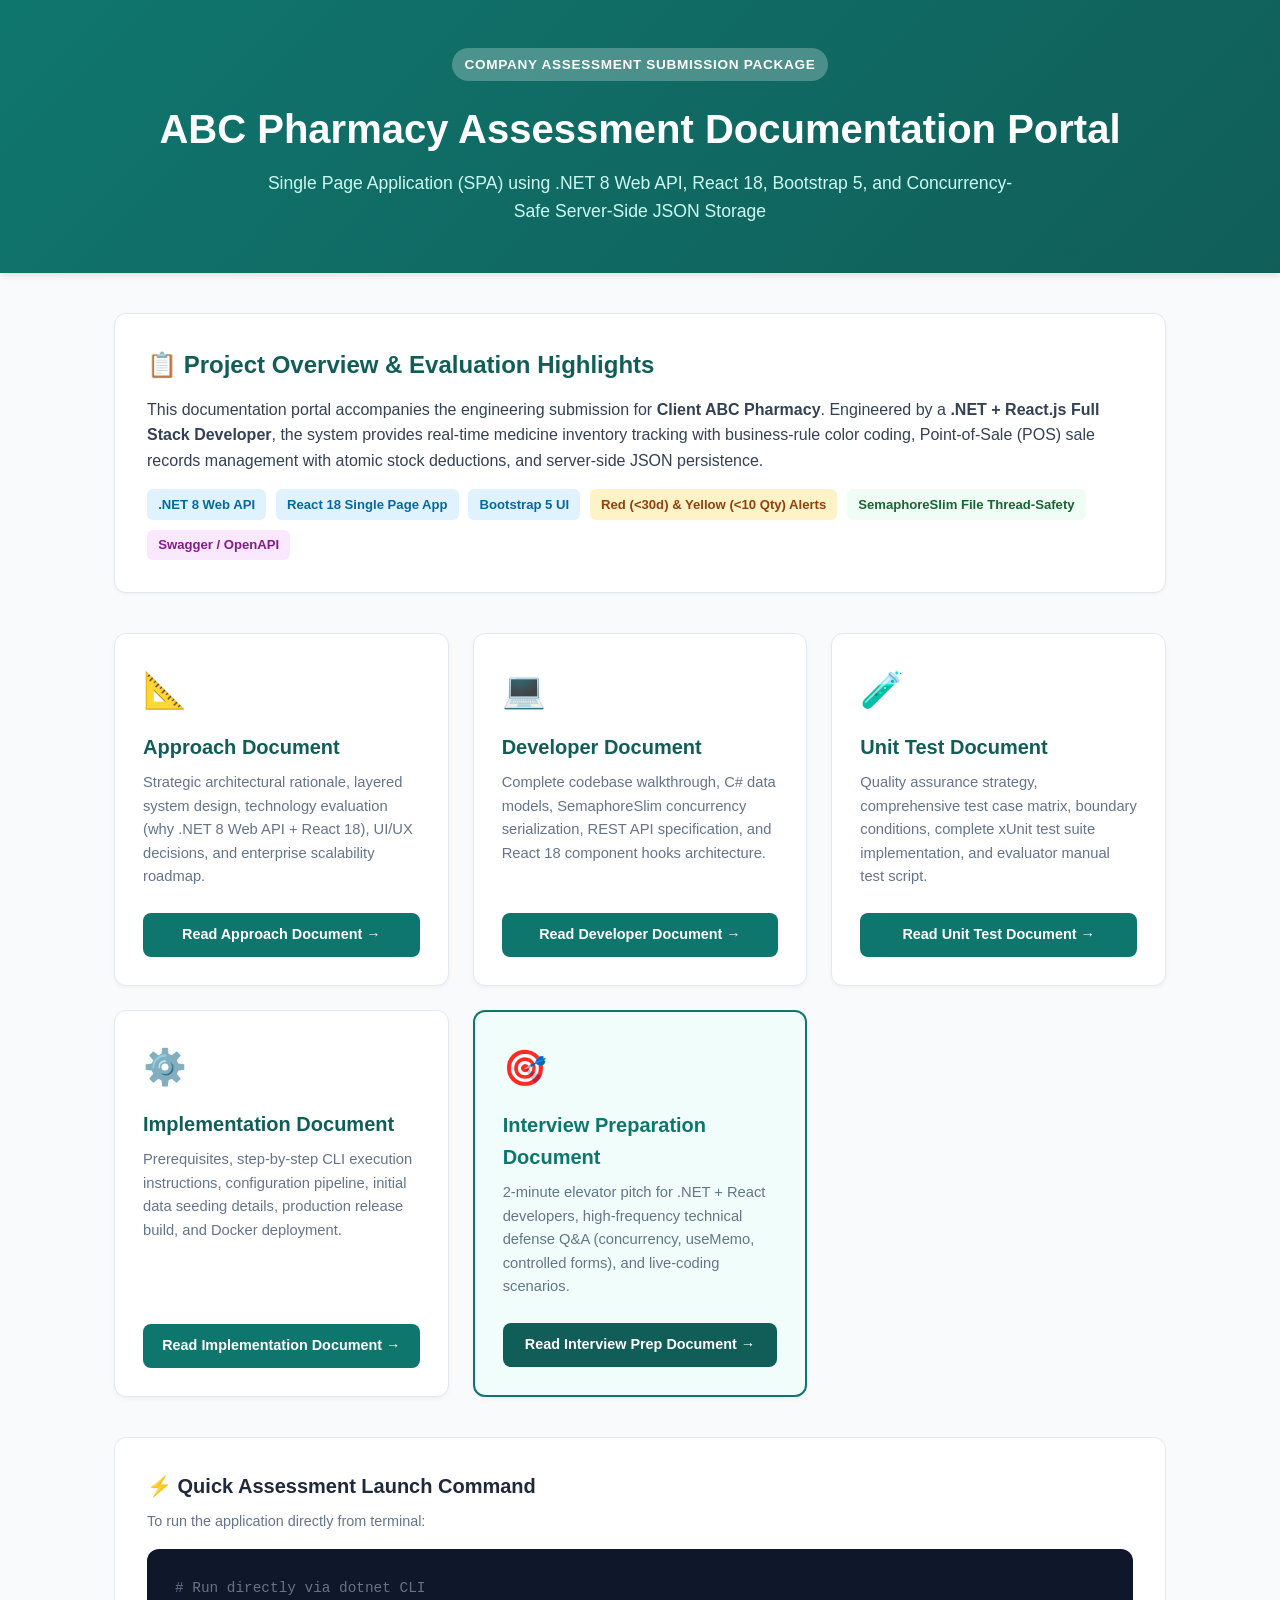
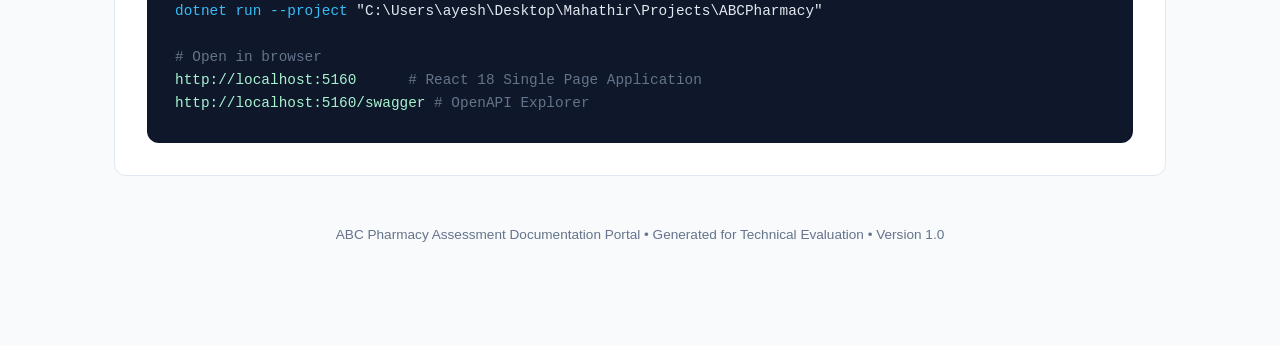
<file: Docs/index.html>
<!DOCTYPE html>
<html lang="en">
<head>
  <meta charset="UTF-8">
  <meta name="viewport" content="width=device-width, initial-scale=1.0">
  <title>ABC Pharmacy - Project Documentation Portal (.NET + React)</title>
  <style>
    :root {
      --primary: #0f766e;
      --primary-dark: #115e59;
      --secondary: #0284c7;
      --bg-light: #f8fafc;
      --text-main: #1e293b;
      --text-muted: #64748b;
      --border-color: #e2e8f0;
      --card-bg: #ffffff;
    }
    * { box-sizing: border-box; margin: 0; padding: 0; }
    body {
      font-family: -apple-system, BlinkMacSystemFont, "Segoe UI", Roboto, Helvetica, Arial, sans-serif;
      background-color: var(--bg-light);
      color: var(--text-main);
      line-height: 1.6;
      padding-bottom: 60px;
    }
    header {
      background: linear-gradient(135deg, var(--primary) 0%, var(--primary-dark) 100%);
      color: white;
      padding: 3rem 2rem;
      text-align: center;
      box-shadow: 0 4px 6px -1px rgba(0,0,0,0.1);
    }
    .badge-top {
      display: inline-block;
      padding: 0.35rem 0.8rem;
      border-radius: 9999px;
      font-size: 0.85rem;
      font-weight: 600;
      background: rgba(255,255,255,0.25);
      margin-bottom: 1rem;
      letter-spacing: 0.05em;
      text-transform: uppercase;
    }
    .container { max-width: 1100px; margin: 2.5rem auto; padding: 0 1.5rem; }
    .intro-card {
      background: var(--card-bg);
      border: 1px solid var(--border-color);
      border-radius: 12px;
      padding: 2rem;
      margin-bottom: 2.5rem;
      box-shadow: 0 1px 3px rgba(0,0,0,0.05);
    }
    .docs-grid {
      display: grid;
      grid-template-columns: repeat(auto-fit, minmax(320px, 1fr));
      gap: 1.5rem;
      margin-bottom: 2.5rem;
    }
    .doc-card {
      background: var(--card-bg);
      border: 1px solid var(--border-color);
      border-radius: 12px;
      padding: 1.75rem;
      display: flex;
      flex-direction: column;
      justify-content: space-between;
      box-shadow: 0 2px 4px rgba(0,0,0,0.04);
      transition: transform 0.2s ease, box-shadow 0.2s ease;
    }
    .doc-card:hover {
      transform: translateY(-4px);
      box-shadow: 0 10px 15px -3px rgba(0,0,0,0.1);
      border-color: var(--primary);
    }
    .doc-icon {
      font-size: 2.2rem;
      margin-bottom: 0.8rem;
      display: inline-block;
    }
    .doc-title {
      font-size: 1.25rem;
      font-weight: 700;
      color: var(--primary-dark);
      margin-bottom: 0.5rem;
    }
    .doc-desc {
      color: var(--text-muted);
      font-size: 0.92rem;
      margin-bottom: 1.5rem;
      flex-grow: 1;
    }
    .doc-btn {
      display: inline-flex;
      align-items: center;
      justify-content: center;
      gap: 0.5rem;
      text-decoration: none;
      background: var(--primary);
      color: white;
      font-weight: 600;
      padding: 0.65rem 1.2rem;
      border-radius: 8px;
      font-size: 0.9rem;
      transition: background 0.2s;
    }
    .doc-btn:hover { background: var(--primary-dark); }
    .quick-start {
      background: #0f172a;
      color: #e2e8f0;
      border-radius: 12px;
      padding: 1.75rem;
      font-family: Consolas, "Fira Code", monospace;
      font-size: 0.9rem;
      margin-top: 1rem;
    }
    .footer { text-align: center; color: var(--text-muted); font-size: 0.85rem; margin-top: 3rem; }
  </style>
</head>
<body>

  <header>
    <div class="header-content">
      <span class="badge-top">Company Assessment Submission Package</span>
      <h1 style="font-size: 2.5rem; font-weight: 800; margin-bottom: 0.5rem;">ABC Pharmacy Assessment Documentation Portal</h1>
      <p style="font-size: 1.1rem; color: #ccfbf1; max-width: 750px; margin: 0 auto;">
        Single Page Application (SPA) using .NET 8 Web API, React 18, Bootstrap 5, and Concurrency-Safe Server-Side JSON Storage
      </p>
    </div>
  </header>

  <div class="container">

    <div class="intro-card">
      <h2 style="font-size: 1.5rem; color: var(--primary-dark); margin-bottom: 0.75rem;">📋 Project Overview &amp; Evaluation Highlights</h2>
      <p style="color: #334155; margin-bottom: 1rem;">
        This documentation portal accompanies the engineering submission for <strong>Client ABC Pharmacy</strong>. Engineered by a <strong>.NET + React.js Full Stack Developer</strong>, the system provides real-time medicine inventory tracking with business-rule color coding, Point-of-Sale (POS) sale records management with atomic stock deductions, and server-side JSON persistence.
      </p>
      <div style="display: flex; flex-wrap: wrap; gap: 0.6rem; margin-top: 1rem;">
        <span style="background: #e0f2fe; color: #0369a1; padding: 0.3rem 0.7rem; border-radius: 6px; font-size: 0.82rem; font-weight: 600;">.NET 8 Web API</span>
        <span style="background: #e0f2fe; color: #0369a1; padding: 0.3rem 0.7rem; border-radius: 6px; font-size: 0.82rem; font-weight: 600;">React 18 Single Page App</span>
        <span style="background: #e0f2fe; color: #0369a1; padding: 0.3rem 0.7rem; border-radius: 6px; font-size: 0.82rem; font-weight: 600;">Bootstrap 5 UI</span>
        <span style="background: #fef3c7; color: #92400e; padding: 0.3rem 0.7rem; border-radius: 6px; font-size: 0.82rem; font-weight: 600;">Red (&lt;30d) &amp; Yellow (&lt;10 Qty) Alerts</span>
        <span style="background: #f0fdf4; color: #166534; padding: 0.3rem 0.7rem; border-radius: 6px; font-size: 0.82rem; font-weight: 600;">SemaphoreSlim File Thread-Safety</span>
        <span style="background: #fae8ff; color: #86198f; padding: 0.3rem 0.7rem; border-radius: 6px; font-size: 0.82rem; font-weight: 600;">Swagger / OpenAPI</span>
      </div>
    </div>

    <!-- 5 Document Cards Grid -->
    <div class="docs-grid">

      <!-- Card 1: Approach Document -->
      <div class="doc-card">
        <div>
          <span class="doc-icon">📐</span>
          <h3 class="doc-title">Approach Document</h3>
          <p class="doc-desc">
            Strategic architectural rationale, layered system design, technology evaluation (why .NET 8 Web API + React 18), UI/UX decisions, and enterprise scalability roadmap.
          </p>
        </div>
        <a href="approach-document.html" class="doc-btn">Read Approach Document &rarr;</a>
      </div>

      <!-- Card 2: Developer Document -->
      <div class="doc-card">
        <div>
          <span class="doc-icon">💻</span>
          <h3 class="doc-title">Developer Document</h3>
          <p class="doc-desc">
            Complete codebase walkthrough, C# data models, SemaphoreSlim concurrency serialization, REST API specification, and React 18 component hooks architecture.
          </p>
        </div>
        <a href="developer-document.html" class="doc-btn">Read Developer Document &rarr;</a>
      </div>

      <!-- Card 3: Unit Test Document -->
      <div class="doc-card">
        <div>
          <span class="doc-icon">🧪</span>
          <h3 class="doc-title">Unit Test Document</h3>
          <p class="doc-desc">
            Quality assurance strategy, comprehensive test case matrix, boundary conditions, complete xUnit test suite implementation, and evaluator manual test script.
          </p>
        </div>
        <a href="unit-test-document.html" class="doc-btn">Read Unit Test Document &rarr;</a>
      </div>

      <!-- Card 4: Implementation Document -->
      <div class="doc-card">
        <div>
          <span class="doc-icon">⚙️</span>
          <h3 class="doc-title">Implementation Document</h3>
          <p class="doc-desc">
            Prerequisites, step-by-step CLI execution instructions, configuration pipeline, initial data seeding details, production release build, and Docker deployment.
          </p>
        </div>
        <a href="implementation-document.html" class="doc-btn">Read Implementation Document &rarr;</a>
      </div>

      <!-- Card 5: Interview Prep Document -->
      <div class="doc-card" style="border: 2px solid var(--primary); background: #f0fdfa;">
        <div>
          <span class="doc-icon">🎯</span>
          <h3 class="doc-title" style="color: var(--primary);">Interview Preparation Document</h3>
          <p class="doc-desc">
            2-minute elevator pitch for .NET + React developers, high-frequency technical defense Q&amp;A (concurrency, useMemo, controlled forms), and live-coding scenarios.
          </p>
        </div>
        <a href="interview-preparation-document.html" class="doc-btn" style="background: var(--primary-dark);">Read Interview Prep Document &rarr;</a>
      </div>

    </div>

    <!-- Quick Launch Command Block -->
    <div style="background: var(--card-bg); border: 1px solid var(--border-color); border-radius: 12px; padding: 2rem;">
      <h3 style="color: var(--text-main); font-size: 1.25rem; font-weight: 700; margin-bottom: 0.5rem;">⚡ Quick Assessment Launch Command</h3>
      <p style="color: var(--text-muted); font-size: 0.9rem;">To run the application directly from terminal:</p>
      <div class="quick-start">
        <span style="color: #64748b;"># Run directly via dotnet CLI</span><br>
        <span style="color: #38bdf8;">dotnet run --project</span> "C:\Users\ayesh\Desktop\Mahathir\Projects\ABCPharmacy"<br><br>
        <span style="color: #64748b;"># Open in browser</span><br>
        <span style="color: #a7f3d0;">http://localhost:5160</span> &nbsp;&nbsp;&nbsp;&nbsp;&nbsp;<span style="color: #64748b;"># React 18 Single Page Application</span><br>
        <span style="color: #a7f3d0;">http://localhost:5160/swagger</span> <span style="color: #64748b;"># OpenAPI Explorer</span>
      </div>
    </div>

    <div class="footer">
      ABC Pharmacy Assessment Documentation Portal &bull; Generated for Technical Evaluation &bull; Version 1.0
    </div>

  </div>
</body>
</html>
</file>
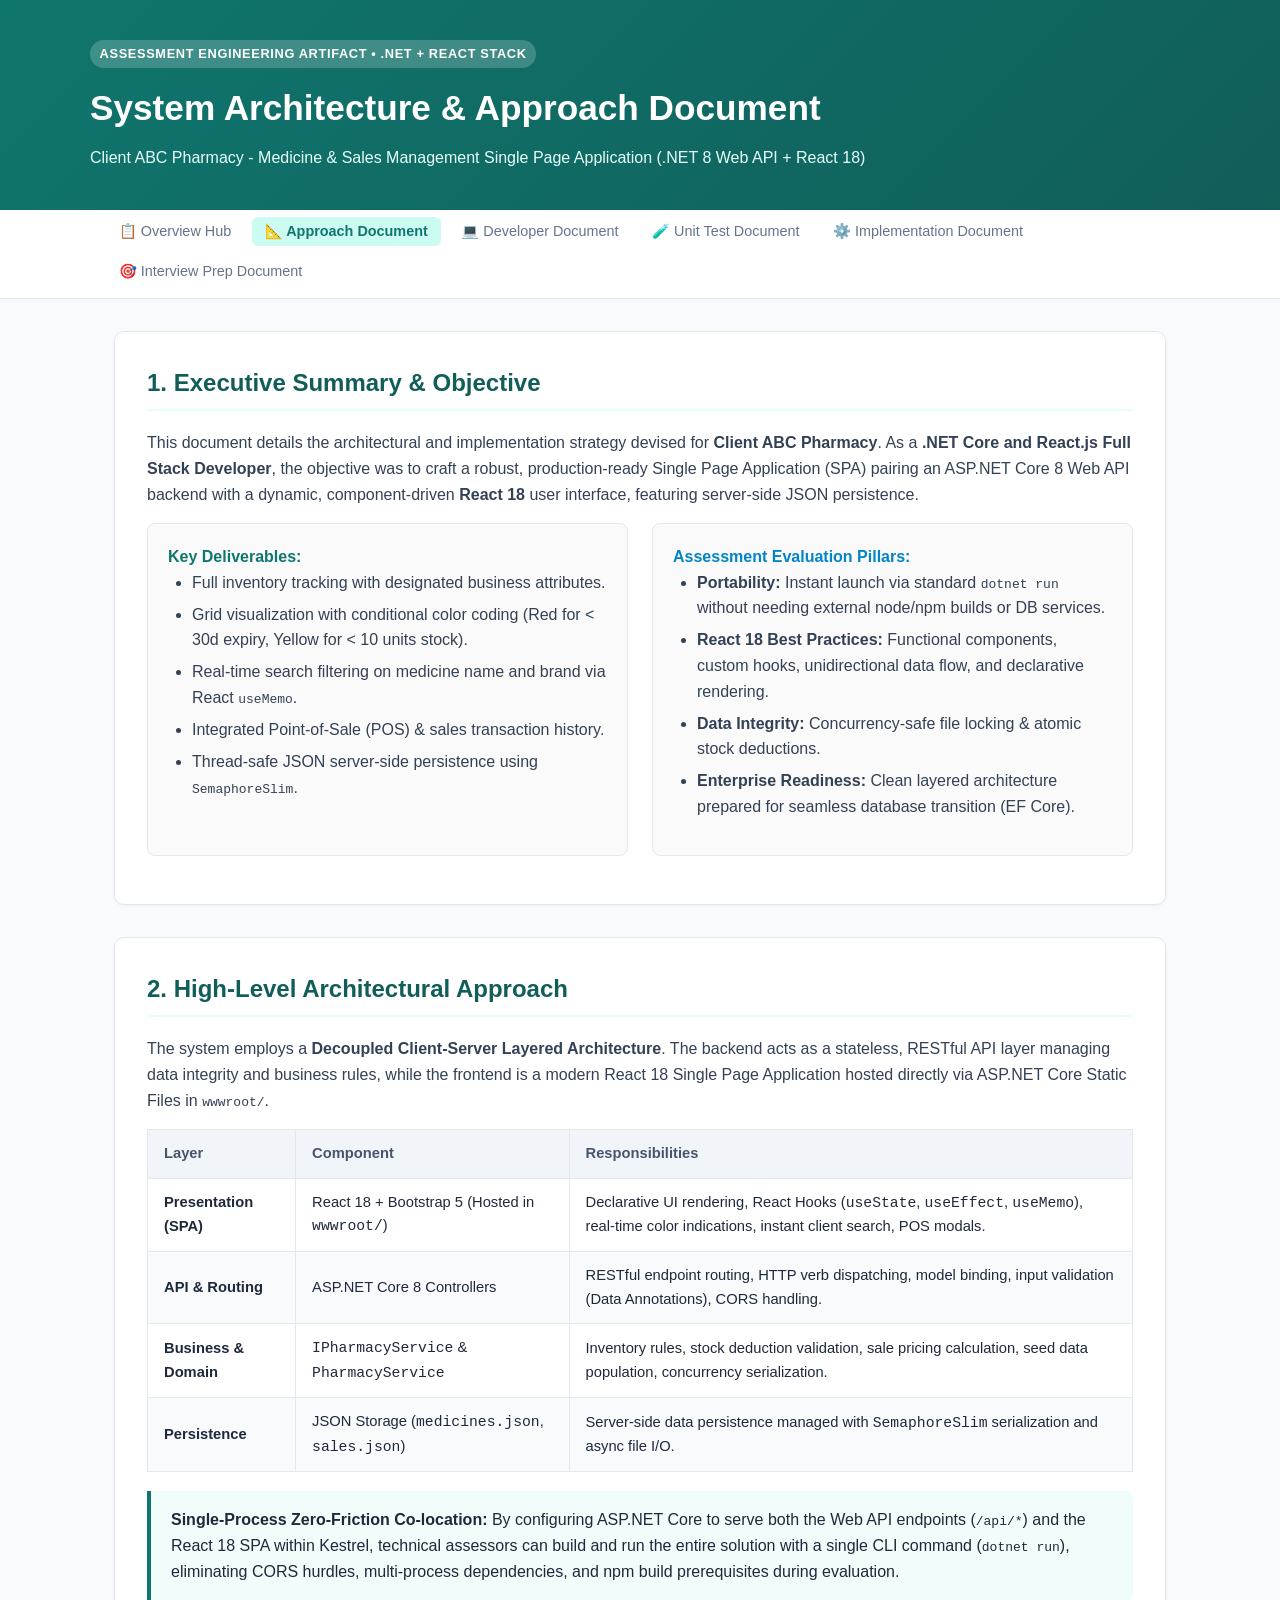
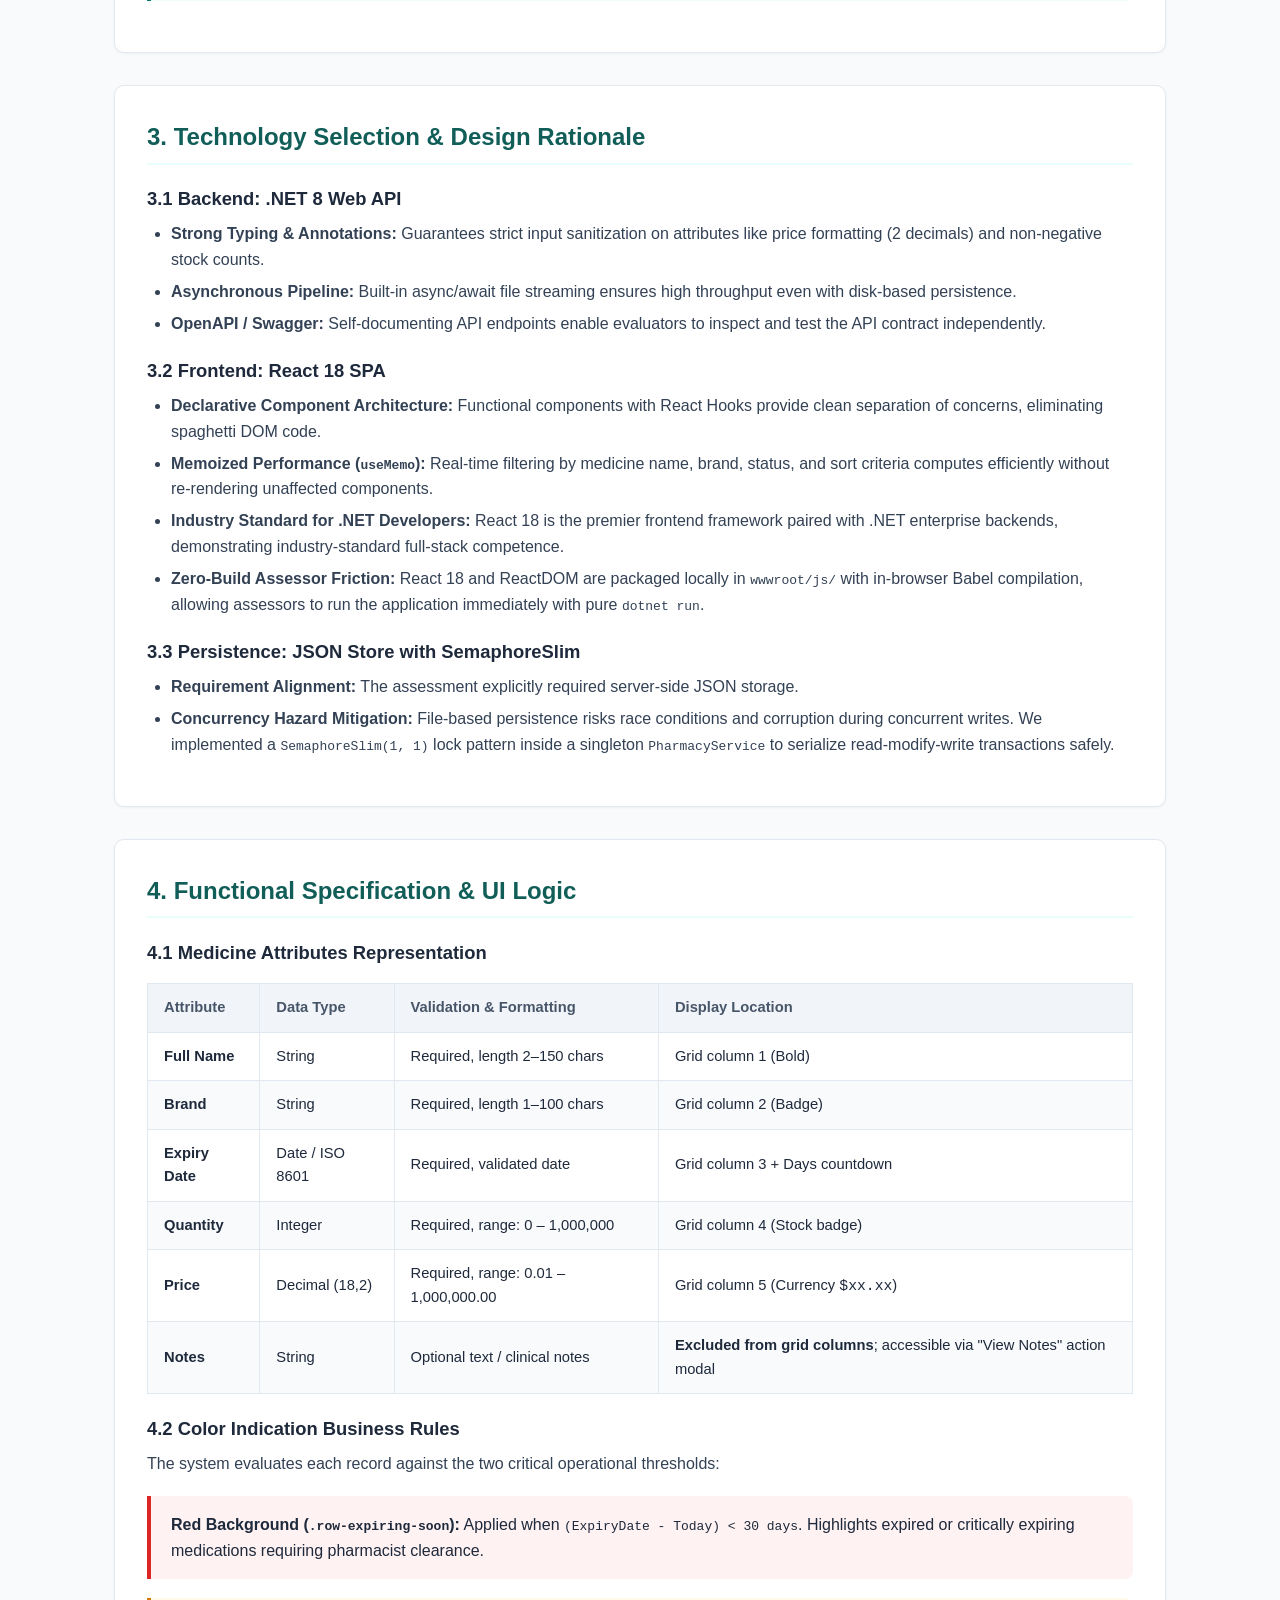
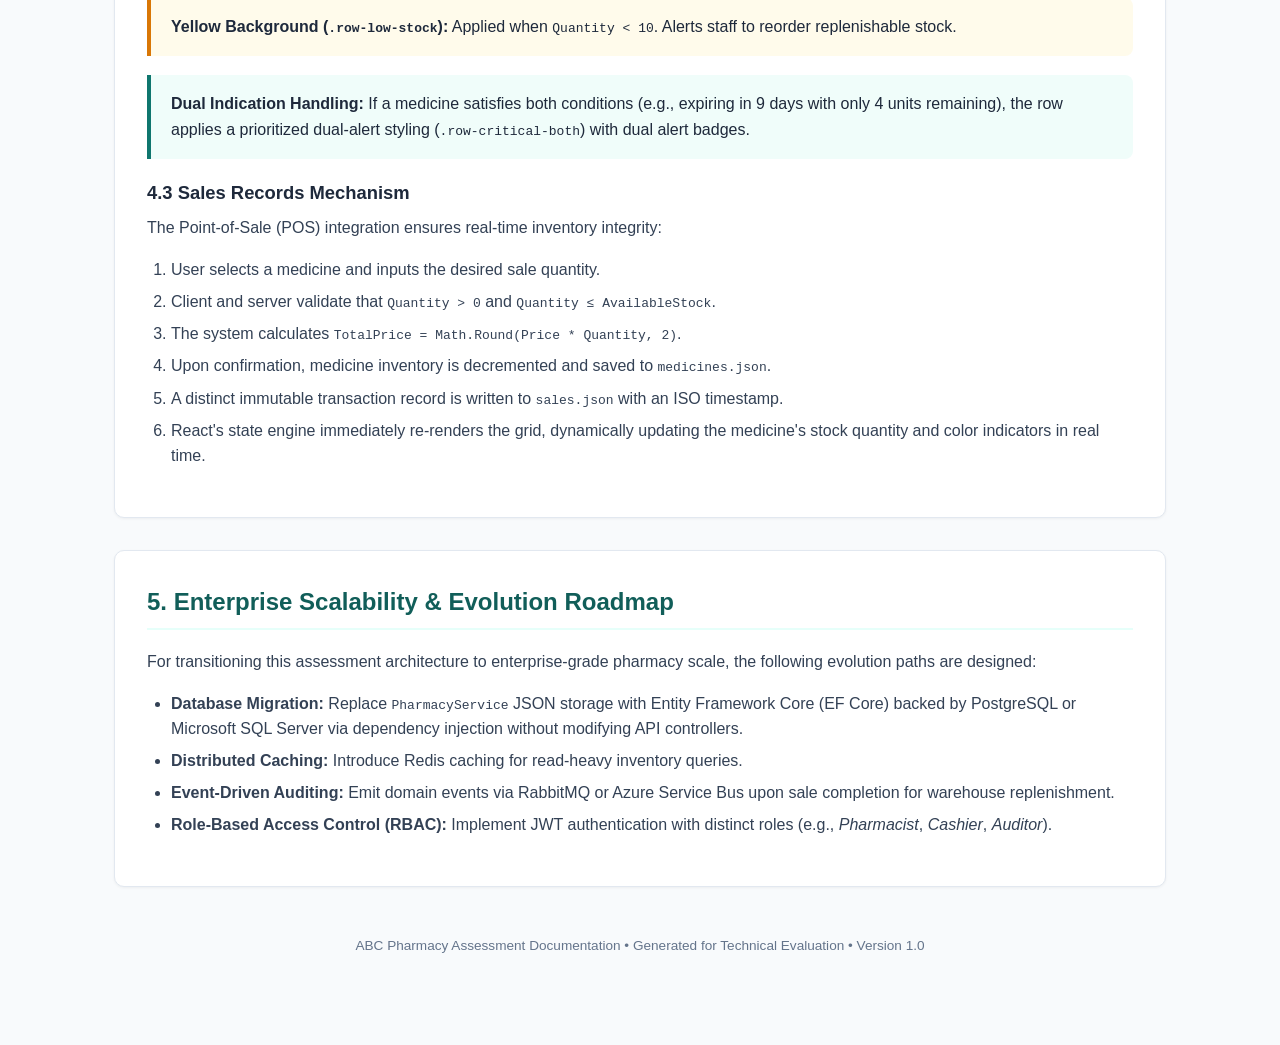
<file: Docs/approach-document.html>
<!DOCTYPE html>
<html lang="en">
<head>
  <meta charset="UTF-8">
  <meta name="viewport" content="width=device-width, initial-scale=1.0">
  <title>Approach Document - ABC Pharmacy (.NET Core + React.js)</title>
  <style>
    :root {
      --primary: #0f766e;
      --primary-dark: #115e59;
      --secondary: #0284c7;
      --bg-light: #f8fafc;
      --text-main: #1e293b;
      --text-muted: #64748b;
      --border-color: #e2e8f0;
      --card-bg: #ffffff;
      --danger: #dc2626;
      --warning: #d97706;
      --success: #16a34a;
    }
    * { box-sizing: border-box; margin: 0; padding: 0; }
    body {
      font-family: -apple-system, BlinkMacSystemFont, "Segoe UI", Roboto, Helvetica, Arial, sans-serif;
      background-color: var(--bg-light);
      color: var(--text-main);
      line-height: 1.6;
      padding-bottom: 60px;
    }
    header {
      background: linear-gradient(135deg, var(--primary) 0%, var(--primary-dark) 100%);
      color: white;
      padding: 2.5rem 2rem;
      box-shadow: 0 4px 6px -1px rgba(0,0,0,0.1);
    }
    .header-content { max-width: 1100px; margin: 0 auto; }
    .badge {
      display: inline-block;
      padding: 0.25rem 0.6rem;
      border-radius: 9999px;
      font-size: 0.8rem;
      font-weight: 600;
      background: rgba(255,255,255,0.2);
      margin-bottom: 0.75rem;
      text-transform: uppercase;
      letter-spacing: 0.05em;
    }
    nav.doc-nav {
      background: white;
      border-bottom: 1px solid var(--border-color);
      position: sticky;
      top: 0;
      z-index: 100;
      box-shadow: 0 2px 4px rgba(0,0,0,0.02);
    }
    nav.doc-nav ul {
      display: flex;
      flex-wrap: wrap;
      list-style: none;
      max-width: 1100px;
      margin: 0 auto;
      padding: 0.5rem 1rem;
      gap: 0.5rem;
    }
    nav.doc-nav a {
      text-decoration: none;
      color: var(--text-muted);
      font-weight: 500;
      font-size: 0.9rem;
      padding: 0.4rem 0.8rem;
      border-radius: 6px;
      transition: all 0.2s;
    }
    nav.doc-nav a:hover, nav.doc-nav a.active {
      color: var(--primary);
      background-color: #ccfbf1;
      font-weight: 600;
    }
    .container { max-width: 1100px; margin: 2rem auto; padding: 0 1.5rem; }
    .section-card {
      background: var(--card-bg);
      border: 1px solid var(--border-color);
      border-radius: 10px;
      padding: 2rem;
      margin-bottom: 2rem;
      box-shadow: 0 1px 3px rgba(0,0,0,0.05);
    }
    h1 { font-size: 2.2rem; font-weight: 700; margin-bottom: 0.5rem; }
    h2 { font-size: 1.5rem; color: var(--primary-dark); margin-bottom: 1.2rem; border-bottom: 2px solid #e6fffa; padding-bottom: 0.4rem; }
    h3 { font-size: 1.15rem; color: var(--text-main); margin: 1.2rem 0 0.5rem 0; font-weight: 600; }
    p { margin-bottom: 1rem; color: #334155; }
    ul, ol { margin-left: 1.5rem; margin-bottom: 1rem; color: #334155; }
    li { margin-bottom: 0.4rem; }
    .table-responsive { overflow-x: auto; margin: 1rem 0; }
    table { width: 100%; border-collapse: collapse; font-size: 0.92rem; }
    th, td { padding: 0.75rem 1rem; text-align: left; border: 1px solid var(--border-color); }
    th { background: #f1f5f9; color: #475569; font-weight: 600; }
    tr:nth-child(even) { background-color: #f8fafc; }
    .callout {
      border-left: 4px solid var(--primary);
      background: #f0fdfa;
      padding: 1rem 1.25rem;
      border-radius: 0 8px 8px 0;
      margin: 1.2rem 0;
    }
    .callout.danger { border-left-color: var(--danger); background: #fef2f2; }
    .callout.warning { border-left-color: var(--warning); background: #fffbeb; }
    .grid-2 { display: grid; grid-template-columns: repeat(auto-fit, minmax(300px, 1fr)); gap: 1.5rem; margin: 1rem 0; }
    .mini-card {
      border: 1px solid var(--border-color);
      border-radius: 8px;
      padding: 1.25rem;
      background: #fafafa;
    }
    .footer { text-align: center; color: var(--text-muted); font-size: 0.85rem; margin-top: 3rem; }
  </style>
</head>
<body>

  <header>
    <div class="header-content">
      <span class="badge">Assessment Engineering Artifact &bull; .NET + React Stack</span>
      <h1>System Architecture &amp; Approach Document</h1>
      <p style="color: #e6fffa; margin-bottom: 0;">Client ABC Pharmacy - Medicine &amp; Sales Management Single Page Application (.NET 8 Web API + React 18)</p>
    </div>
  </header>

  <nav class="doc-nav">
    <ul>
      <li><a href="index.html">📋 Overview Hub</a></li>
      <li><a href="approach-document.html" class="active">📐 Approach Document</a></li>
      <li><a href="developer-document.html">💻 Developer Document</a></li>
      <li><a href="unit-test-document.html">🧪 Unit Test Document</a></li>
      <li><a href="implementation-document.html">⚙️ Implementation Document</a></li>
      <li><a href="interview-preparation-document.html">🎯 Interview Prep Document</a></li>
    </ul>
  </nav>

  <div class="container">

    <!-- 1. Executive Summary & Objective -->
    <div class="section-card">
      <h2>1. Executive Summary &amp; Objective</h2>
      <p>
        This document details the architectural and implementation strategy devised for <strong>Client ABC Pharmacy</strong>. As a <strong>.NET Core and React.js Full Stack Developer</strong>, the objective was to craft a robust, production-ready Single Page Application (SPA) pairing an ASP.NET Core 8 Web API backend with a dynamic, component-driven <strong>React 18</strong> user interface, featuring server-side JSON persistence.
      </p>
      <div class="grid-2">
        <div class="mini-card">
          <strong style="color: var(--primary);">Key Deliverables:</strong>
          <ul>
            <li>Full inventory tracking with designated business attributes.</li>
            <li>Grid visualization with conditional color coding (Red for &lt; 30d expiry, Yellow for &lt; 10 units stock).</li>
            <li>Real-time search filtering on medicine name and brand via React <code>useMemo</code>.</li>
            <li>Integrated Point-of-Sale (POS) &amp; sales transaction history.</li>
            <li>Thread-safe JSON server-side persistence using <code>SemaphoreSlim</code>.</li>
          </ul>
        </div>
        <div class="mini-card">
          <strong style="color: var(--secondary);">Assessment Evaluation Pillars:</strong>
          <ul>
            <li><strong>Portability:</strong> Instant launch via standard <code>dotnet run</code> without needing external node/npm builds or DB services.</li>
            <li><strong>React 18 Best Practices:</strong> Functional components, custom hooks, unidirectional data flow, and declarative rendering.</li>
            <li><strong>Data Integrity:</strong> Concurrency-safe file locking &amp; atomic stock deductions.</li>
            <li><strong>Enterprise Readiness:</strong> Clean layered architecture prepared for seamless database transition (EF Core).</li>
          </ul>
        </div>
      </div>
    </div>

    <!-- 2. System Architecture -->
    <div class="section-card">
      <h2>2. High-Level Architectural Approach</h2>
      <p>
        The system employs a <strong>Decoupled Client-Server Layered Architecture</strong>. The backend acts as a stateless, RESTful API layer managing data integrity and business rules, while the frontend is a modern React 18 Single Page Application hosted directly via ASP.NET Core Static Files in <code>wwwroot/</code>.
      </p>

      <div class="table-responsive">
        <table>
          <thead>
            <tr>
              <th>Layer</th>
              <th>Component</th>
              <th>Responsibilities</th>
            </tr>
          </thead>
          <tbody>
            <tr>
              <td><strong>Presentation (SPA)</strong></td>
              <td>React 18 + Bootstrap 5 (Hosted in <code>wwwroot/</code>)</td>
              <td>Declarative UI rendering, React Hooks (<code>useState</code>, <code>useEffect</code>, <code>useMemo</code>), real-time color indications, instant client search, POS modals.</td>
            </tr>
            <tr>
              <td><strong>API &amp; Routing</strong></td>
              <td>ASP.NET Core 8 Controllers</td>
              <td>RESTful endpoint routing, HTTP verb dispatching, model binding, input validation (Data Annotations), CORS handling.</td>
            </tr>
            <tr>
              <td><strong>Business &amp; Domain</strong></td>
              <td><code>IPharmacyService</code> &amp; <code>PharmacyService</code></td>
              <td>Inventory rules, stock deduction validation, sale pricing calculation, seed data population, concurrency serialization.</td>
            </tr>
            <tr>
              <td><strong>Persistence</strong></td>
              <td>JSON Storage (<code>medicines.json</code>, <code>sales.json</code>)</td>
              <td>Server-side data persistence managed with <code>SemaphoreSlim</code> serialization and async file I/O.</td>
            </tr>
          </tbody>
        </table>
      </div>

      <div class="callout">
        <strong>Single-Process Zero-Friction Co-location:</strong> By configuring ASP.NET Core to serve both the Web API endpoints (<code>/api/*</code>) and the React 18 SPA within Kestrel, technical assessors can build and run the entire solution with a single CLI command (<code>dotnet run</code>), eliminating CORS hurdles, multi-process dependencies, and npm build prerequisites during evaluation.
      </div>
    </div>

    <!-- 3. Technical Rationale & Trade-Offs -->
    <div class="section-card">
      <h2>3. Technology Selection &amp; Design Rationale</h2>
      
      <h3>3.1 Backend: .NET 8 Web API</h3>
      <ul>
        <li><strong>Strong Typing &amp; Annotations:</strong> Guarantees strict input sanitization on attributes like price formatting (2 decimals) and non-negative stock counts.</li>
        <li><strong>Asynchronous Pipeline:</strong> Built-in async/await file streaming ensures high throughput even with disk-based persistence.</li>
        <li><strong>OpenAPI / Swagger:</strong> Self-documenting API endpoints enable evaluators to inspect and test the API contract independently.</li>
      </ul>

      <h3>3.2 Frontend: React 18 SPA</h3>
      <ul>
        <li><strong>Declarative Component Architecture:</strong> Functional components with React Hooks provide clean separation of concerns, eliminating spaghetti DOM code.</li>
        <li><strong>Memoized Performance (<code>useMemo</code>):</strong> Real-time filtering by medicine name, brand, status, and sort criteria computes efficiently without re-rendering unaffected components.</li>
        <li><strong>Industry Standard for .NET Developers:</strong> React 18 is the premier frontend framework paired with .NET enterprise backends, demonstrating industry-standard full-stack competence.</li>
        <li><strong>Zero-Build Assessor Friction:</strong> React 18 and ReactDOM are packaged locally in <code>wwwroot/js/</code> with in-browser Babel compilation, allowing assessors to run the application immediately with pure <code>dotnet run</code>.</li>
      </ul>

      <h3>3.3 Persistence: JSON Store with SemaphoreSlim</h3>
      <ul>
        <li><strong>Requirement Alignment:</strong> The assessment explicitly required server-side JSON storage.</li>
        <li><strong>Concurrency Hazard Mitigation:</strong> File-based persistence risks race conditions and corruption during concurrent writes. We implemented a <code>SemaphoreSlim(1, 1)</code> lock pattern inside a singleton <code>PharmacyService</code> to serialize read-modify-write transactions safely.</li>
      </ul>
    </div>

    <!-- 4. Functional Specification Breakdown -->
    <div class="section-card">
      <h2>4. Functional Specification &amp; UI Logic</h2>

      <h3>4.1 Medicine Attributes Representation</h3>
      <div class="table-responsive">
        <table>
          <thead>
            <tr>
              <th>Attribute</th>
              <th>Data Type</th>
              <th>Validation &amp; Formatting</th>
              <th>Display Location</th>
            </tr>
          </thead>
          <tbody>
            <tr>
              <td><strong>Full Name</strong></td>
              <td>String</td>
              <td>Required, length 2–150 chars</td>
              <td>Grid column 1 (Bold)</td>
            </tr>
            <tr>
              <td><strong>Brand</strong></td>
              <td>String</td>
              <td>Required, length 1–100 chars</td>
              <td>Grid column 2 (Badge)</td>
            </tr>
            <tr>
              <td><strong>Expiry Date</strong></td>
              <td>Date / ISO 8601</td>
              <td>Required, validated date</td>
              <td>Grid column 3 + Days countdown</td>
            </tr>
            <tr>
              <td><strong>Quantity</strong></td>
              <td>Integer</td>
              <td>Required, range: 0 – 1,000,000</td>
              <td>Grid column 4 (Stock badge)</td>
            </tr>
            <tr>
              <td><strong>Price</strong></td>
              <td>Decimal (18,2)</td>
              <td>Required, range: 0.01 – 1,000,000.00</td>
              <td>Grid column 5 (Currency <code>$xx.xx</code>)</td>
            </tr>
            <tr>
              <td><strong>Notes</strong></td>
              <td>String</td>
              <td>Optional text / clinical notes</td>
              <td><strong>Excluded from grid columns</strong>; accessible via "View Notes" action modal</td>
            </tr>
          </tbody>
        </table>
      </div>

      <h3>4.2 Color Indication Business Rules</h3>
      <p>The system evaluates each record against the two critical operational thresholds:</p>
      <div class="callout danger">
        <strong>Red Background (<code>.row-expiring-soon</code>):</strong> Applied when <code>(ExpiryDate - Today) &lt; 30 days</code>. Highlights expired or critically expiring medications requiring pharmacist clearance.
      </div>
      <div class="callout warning">
        <strong>Yellow Background (<code>.row-low-stock</code>):</strong> Applied when <code>Quantity &lt; 10</code>. Alerts staff to reorder replenishable stock.
      </div>
      <div class="callout">
        <strong>Dual Indication Handling:</strong> If a medicine satisfies both conditions (e.g., expiring in 9 days with only 4 units remaining), the row applies a prioritized dual-alert styling (<code>.row-critical-both</code>) with dual alert badges.
      </div>

      <h3>4.3 Sales Records Mechanism</h3>
      <p>
        The Point-of-Sale (POS) integration ensures real-time inventory integrity:
      </p>
      <ol>
        <li>User selects a medicine and inputs the desired sale quantity.</li>
        <li>Client and server validate that <code>Quantity &gt; 0</code> and <code>Quantity &le; AvailableStock</code>.</li>
        <li>The system calculates <code>TotalPrice = Math.Round(Price * Quantity, 2)</code>.</li>
        <li>Upon confirmation, medicine inventory is decremented and saved to <code>medicines.json</code>.</li>
        <li>A distinct immutable transaction record is written to <code>sales.json</code> with an ISO timestamp.</li>
        <li>React's state engine immediately re-renders the grid, dynamically updating the medicine's stock quantity and color indicators in real time.</li>
      </ol>
    </div>

    <!-- 5. Future Scalability Roadmap -->
    <div class="section-card">
      <h2>5. Enterprise Scalability &amp; Evolution Roadmap</h2>
      <p>For transitioning this assessment architecture to enterprise-grade pharmacy scale, the following evolution paths are designed:</p>
      <ul>
        <li><strong>Database Migration:</strong> Replace <code>PharmacyService</code> JSON storage with Entity Framework Core (EF Core) backed by PostgreSQL or Microsoft SQL Server via dependency injection without modifying API controllers.</li>
        <li><strong>Distributed Caching:</strong> Introduce Redis caching for read-heavy inventory queries.</li>
        <li><strong>Event-Driven Auditing:</strong> Emit domain events via RabbitMQ or Azure Service Bus upon sale completion for warehouse replenishment.</li>
        <li><strong>Role-Based Access Control (RBAC):</strong> Implement JWT authentication with distinct roles (e.g., <em>Pharmacist</em>, <em>Cashier</em>, <em>Auditor</em>).</li>
      </ul>
    </div>

    <div class="footer">
      ABC Pharmacy Assessment Documentation &bull; Generated for Technical Evaluation &bull; Version 1.0
    </div>

  </div>
</body>
</html>
</file>
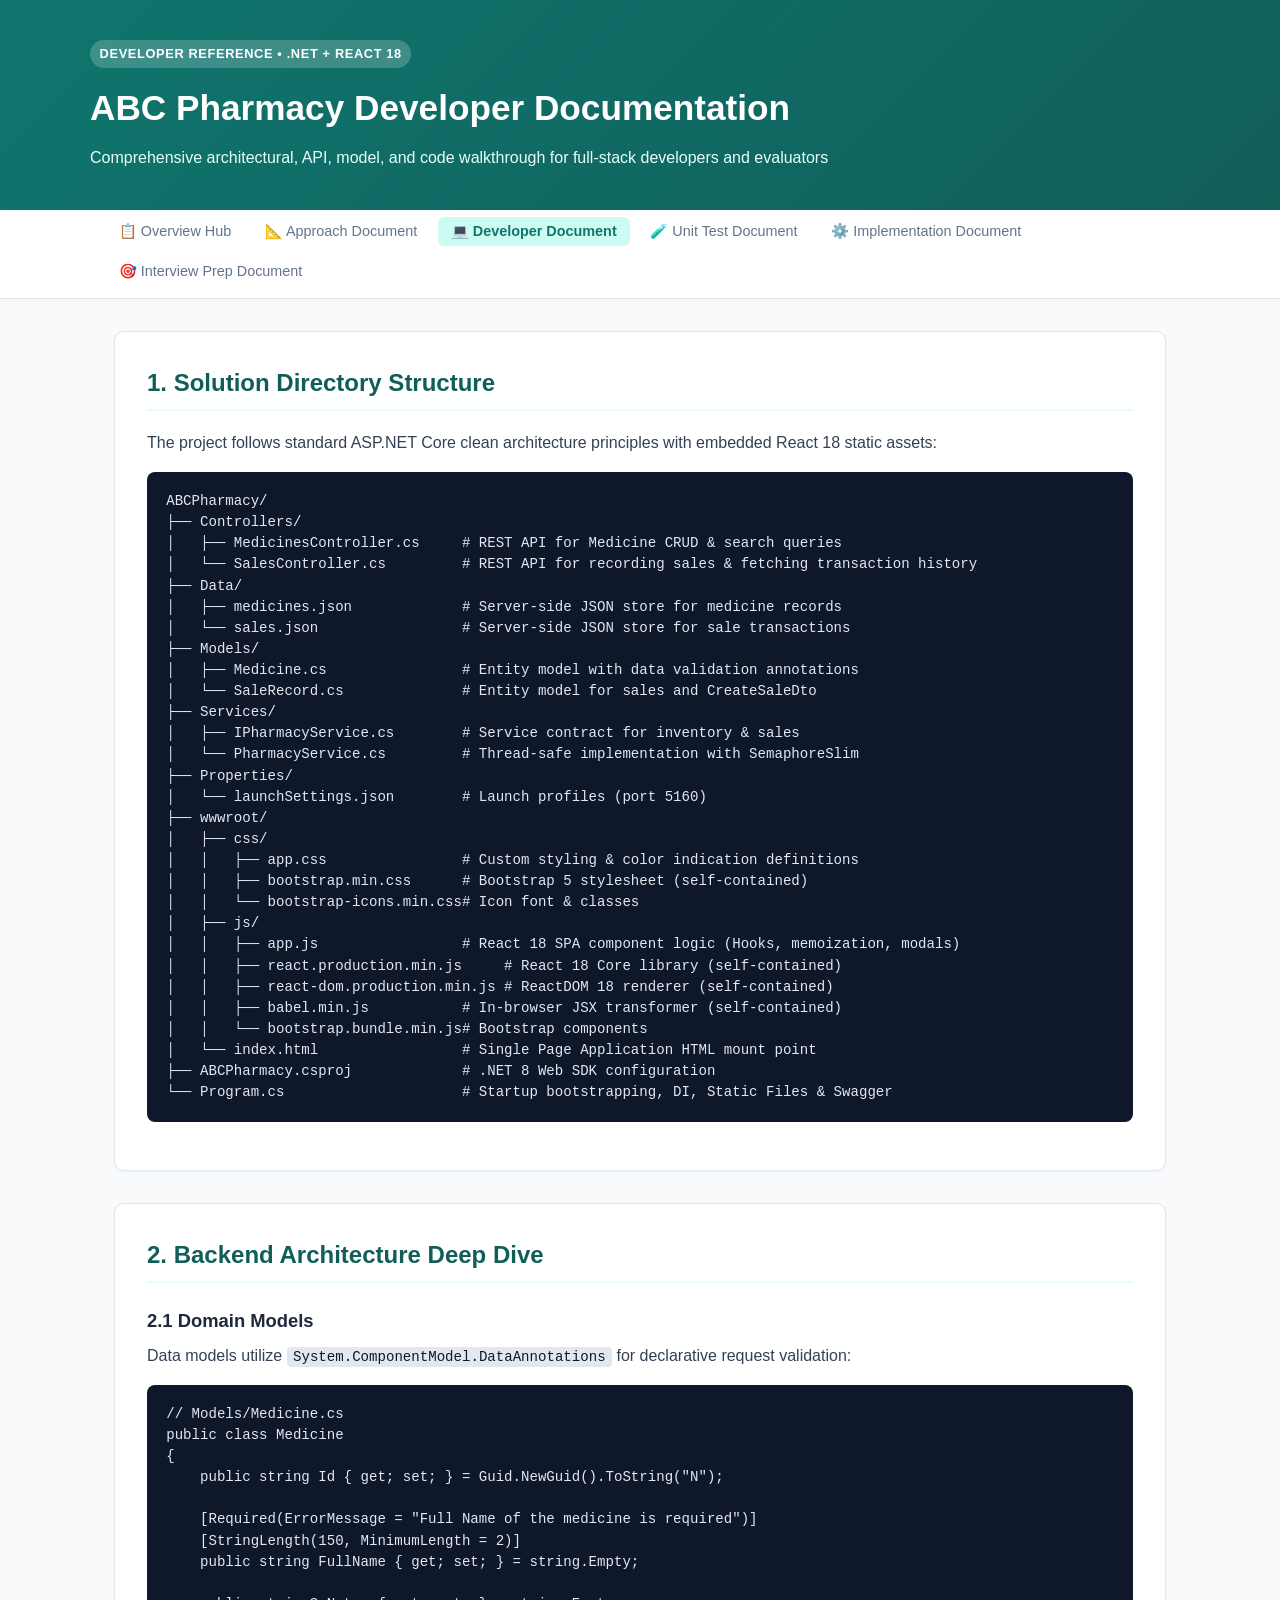
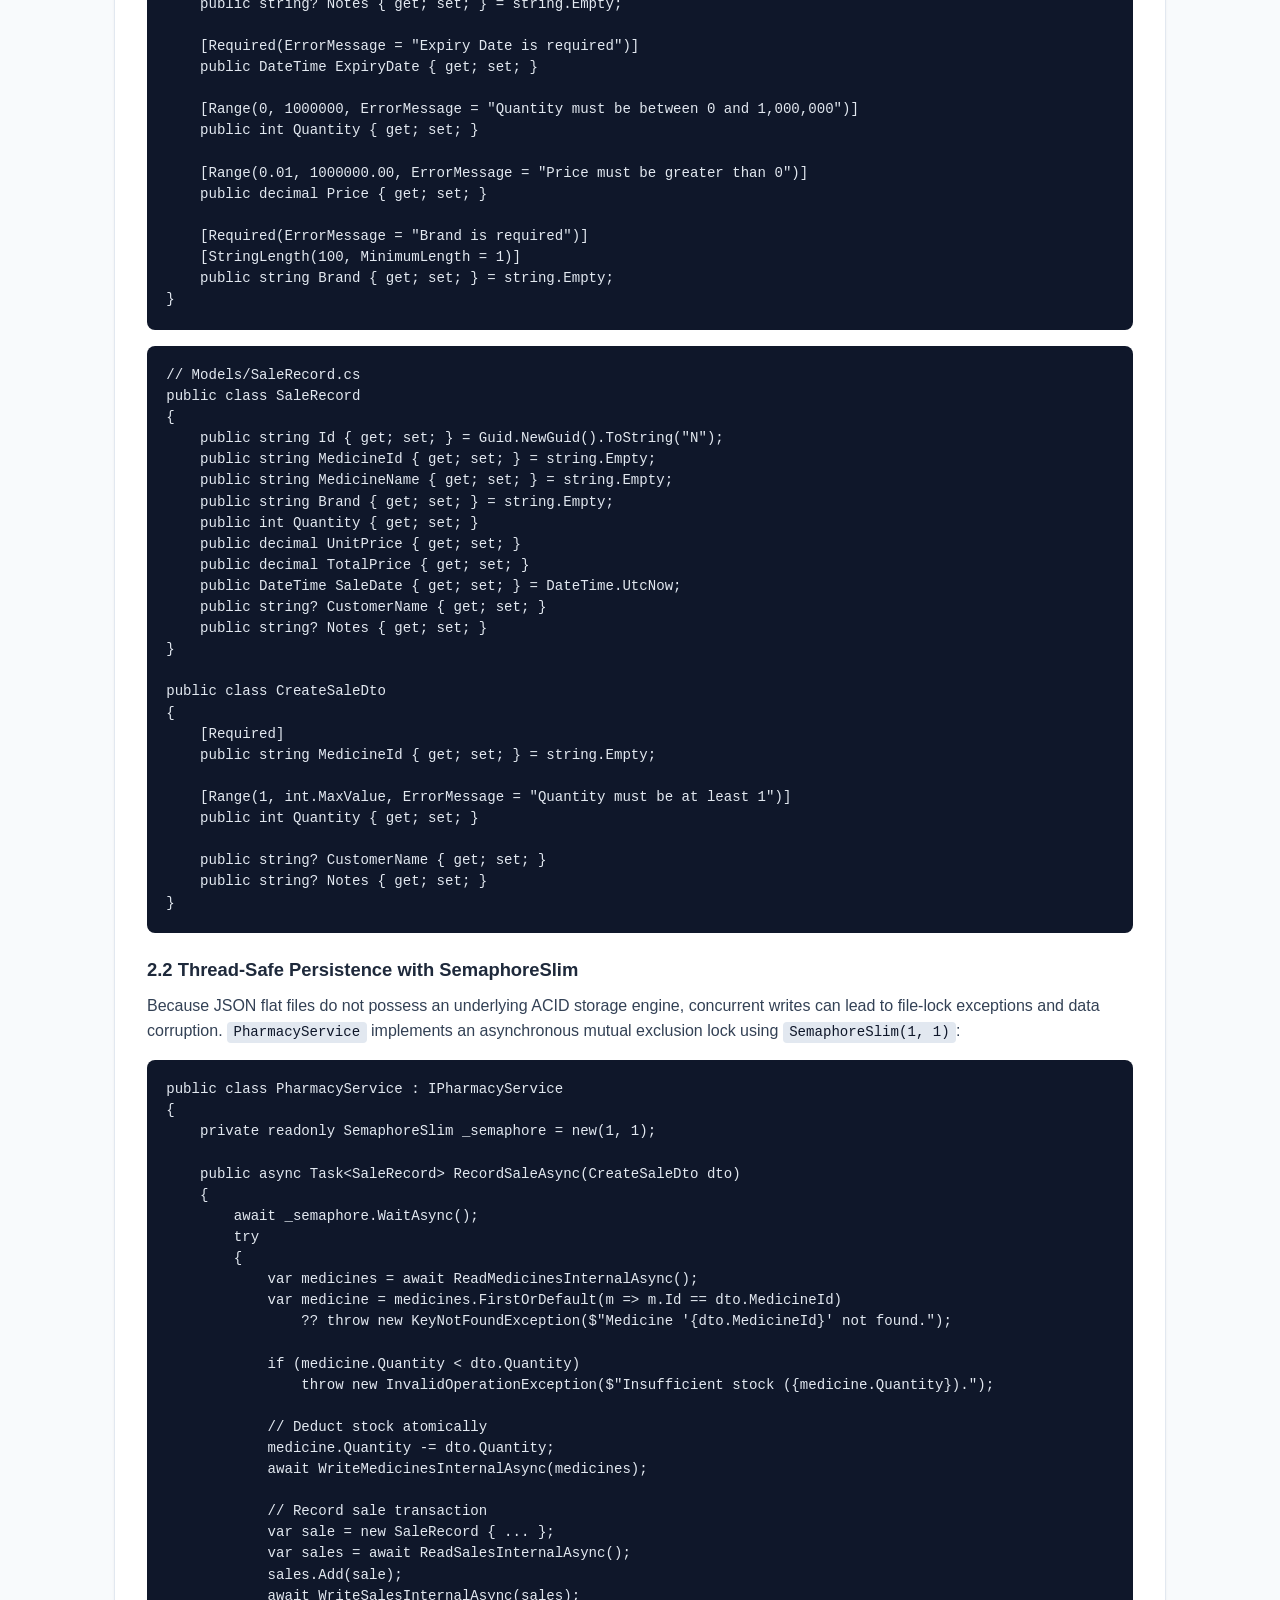
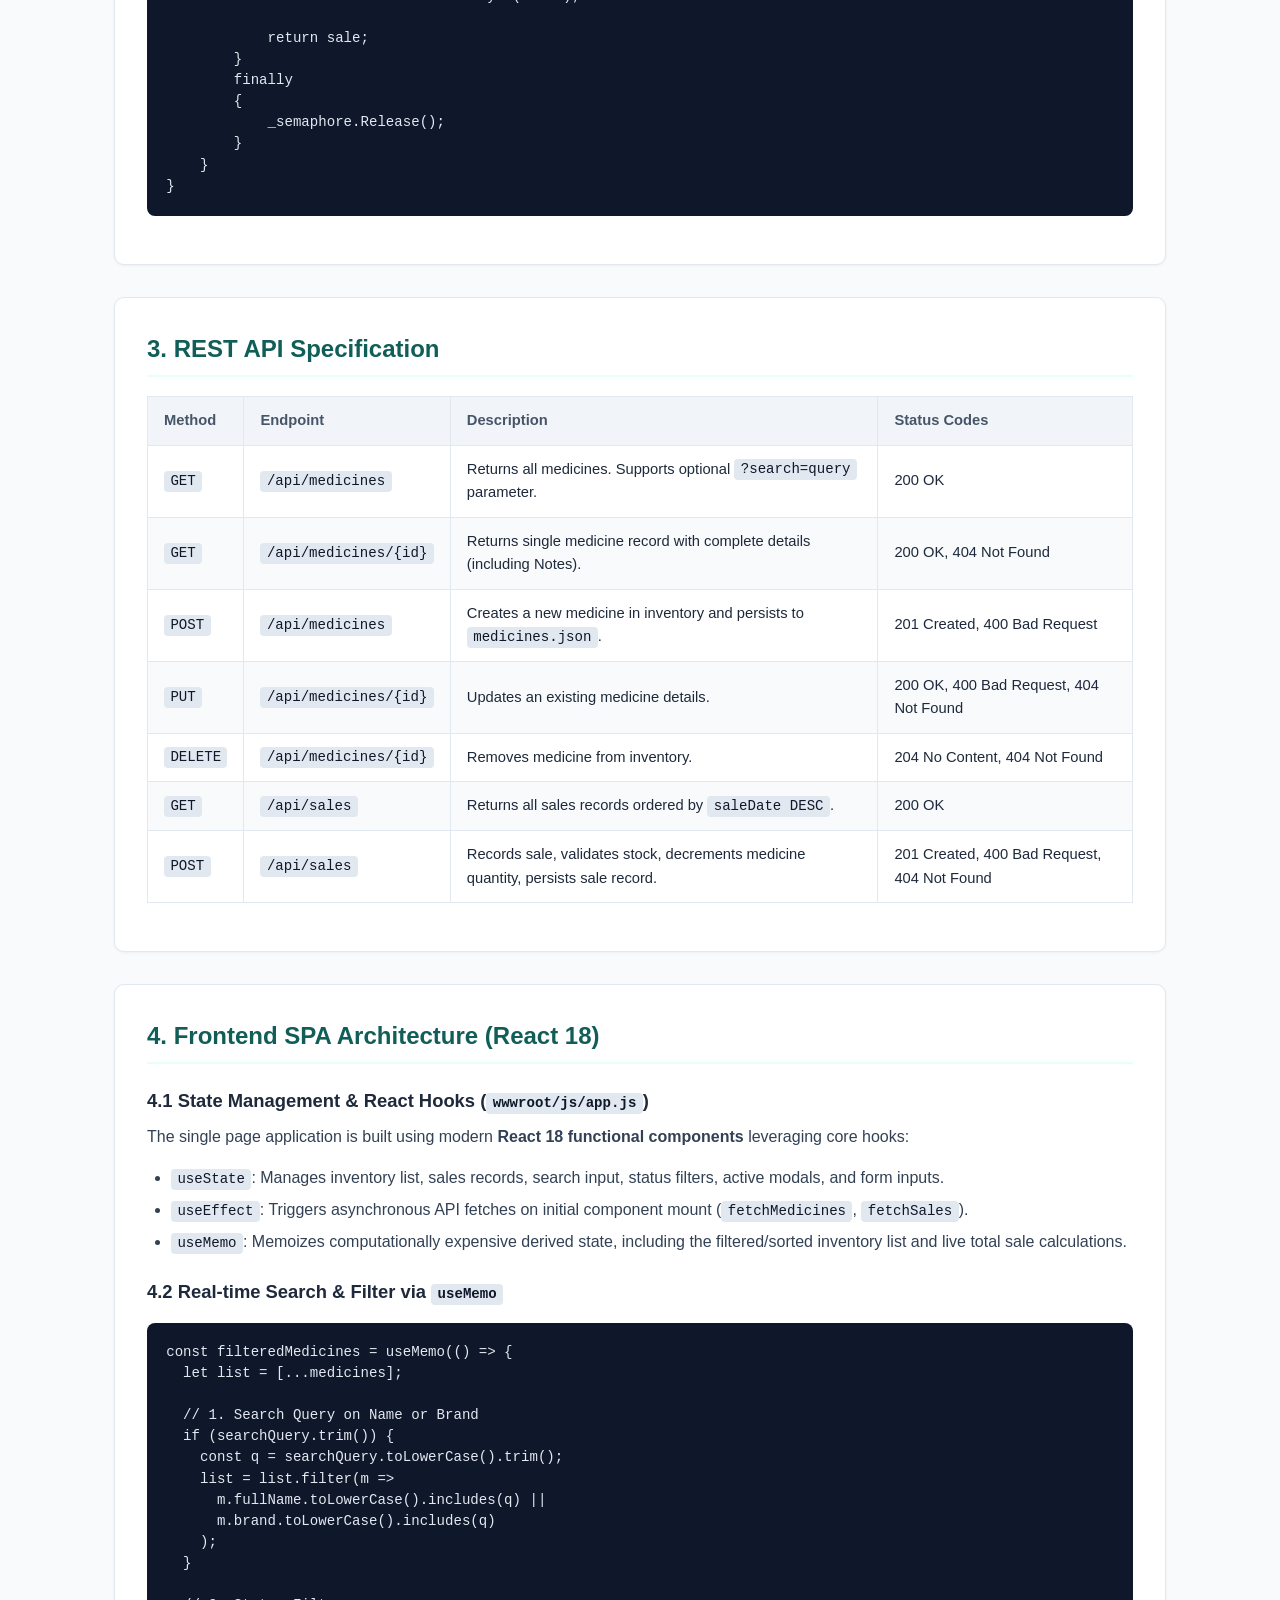
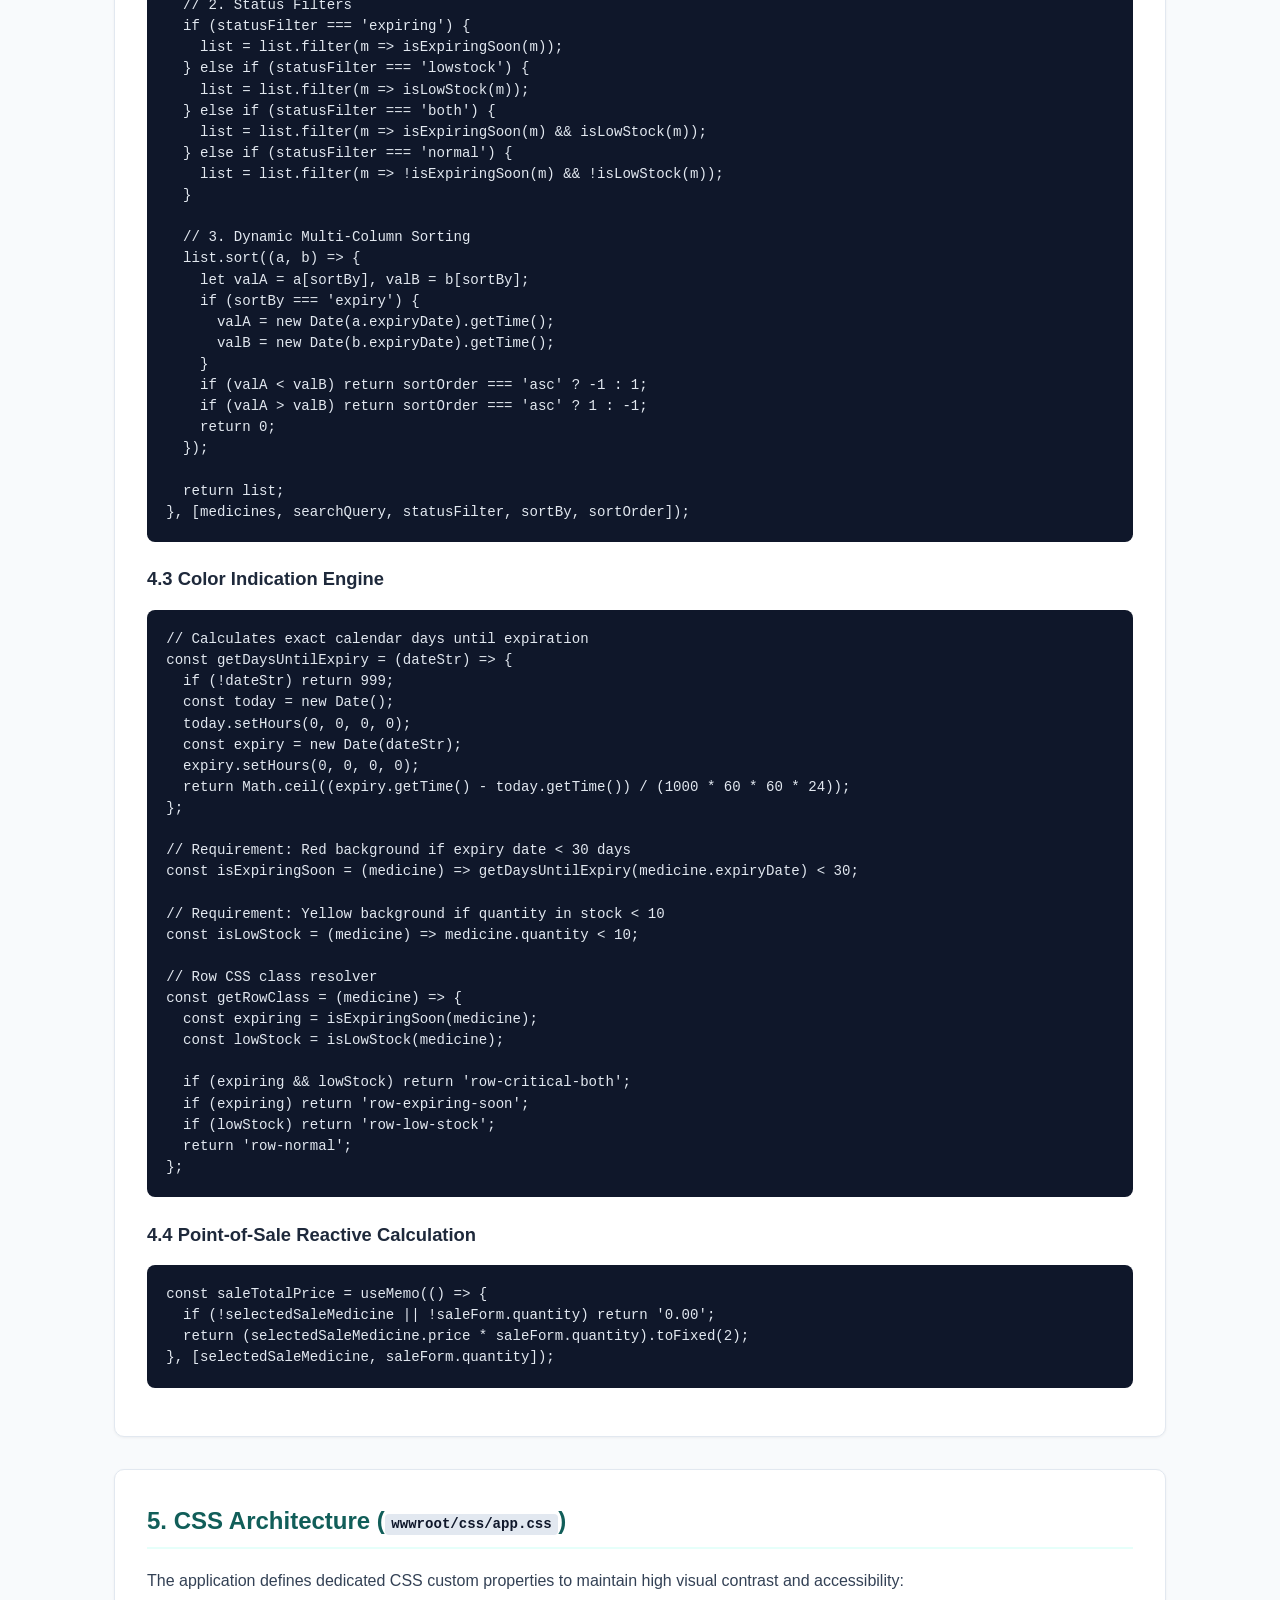
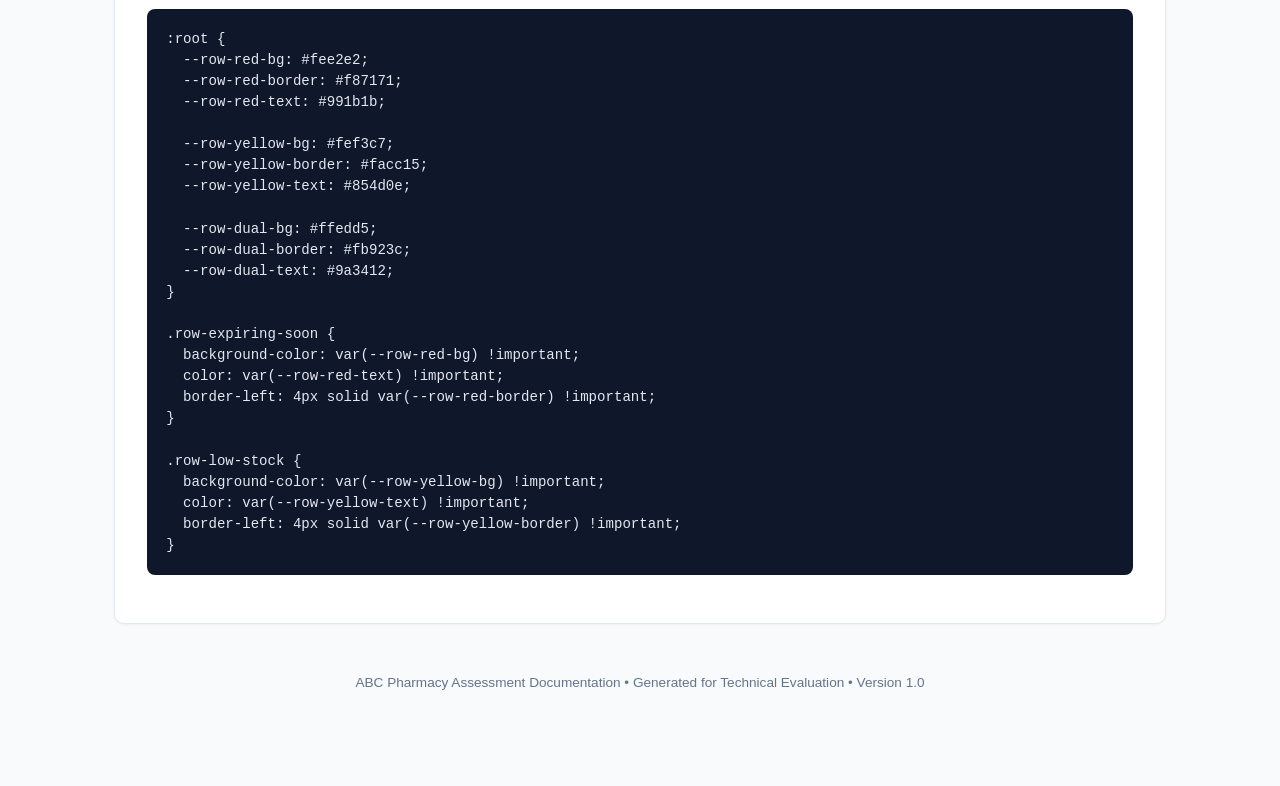
<file: Docs/developer-document.html>
<!DOCTYPE html>
<html lang="en">
<head>
  <meta charset="UTF-8">
  <meta name="viewport" content="width=device-width, initial-scale=1.0">
  <title>Developer Document - ABC Pharmacy (.NET Core + React 18)</title>
  <style>
    :root {
      --primary: #0f766e;
      --primary-dark: #115e59;
      --secondary: #0284c7;
      --bg-light: #f8fafc;
      --text-main: #1e293b;
      --text-muted: #64748b;
      --border-color: #e2e8f0;
      --card-bg: #ffffff;
      --code-bg: #0f172a;
      --code-text: #e2e8f0;
    }
    * { box-sizing: border-box; margin: 0; padding: 0; }
    body {
      font-family: -apple-system, BlinkMacSystemFont, "Segoe UI", Roboto, Helvetica, Arial, sans-serif;
      background-color: var(--bg-light);
      color: var(--text-main);
      line-height: 1.6;
      padding-bottom: 60px;
    }
    header {
      background: linear-gradient(135deg, var(--primary) 0%, var(--primary-dark) 100%);
      color: white;
      padding: 2.5rem 2rem;
      box-shadow: 0 4px 6px -1px rgba(0,0,0,0.1);
    }
    .header-content { max-width: 1100px; margin: 0 auto; }
    .badge {
      display: inline-block;
      padding: 0.25rem 0.6rem;
      border-radius: 9999px;
      font-size: 0.8rem;
      font-weight: 600;
      background: rgba(255,255,255,0.2);
      margin-bottom: 0.75rem;
      text-transform: uppercase;
      letter-spacing: 0.05em;
    }
    nav.doc-nav {
      background: white;
      border-bottom: 1px solid var(--border-color);
      position: sticky;
      top: 0;
      z-index: 100;
      box-shadow: 0 2px 4px rgba(0,0,0,0.02);
    }
    nav.doc-nav ul {
      display: flex;
      flex-wrap: wrap;
      list-style: none;
      max-width: 1100px;
      margin: 0 auto;
      padding: 0.5rem 1rem;
      gap: 0.5rem;
    }
    nav.doc-nav a {
      text-decoration: none;
      color: var(--text-muted);
      font-weight: 500;
      font-size: 0.9rem;
      padding: 0.4rem 0.8rem;
      border-radius: 6px;
      transition: all 0.2s;
    }
    nav.doc-nav a:hover, nav.doc-nav a.active {
      color: var(--primary);
      background-color: #ccfbf1;
      font-weight: 600;
    }
    .container { max-width: 1100px; margin: 2rem auto; padding: 0 1.5rem; }
    .section-card {
      background: var(--card-bg);
      border: 1px solid var(--border-color);
      border-radius: 10px;
      padding: 2rem;
      margin-bottom: 2rem;
      box-shadow: 0 1px 3px rgba(0,0,0,0.05);
    }
    h1 { font-size: 2.2rem; font-weight: 700; margin-bottom: 0.5rem; }
    h2 { font-size: 1.5rem; color: var(--primary-dark); margin-bottom: 1.2rem; border-bottom: 2px solid #e6fffa; padding-bottom: 0.4rem; }
    h3 { font-size: 1.15rem; color: var(--text-main); margin: 1.4rem 0 0.5rem 0; font-weight: 600; }
    p { margin-bottom: 1rem; color: #334155; }
    ul, ol { margin-left: 1.5rem; margin-bottom: 1rem; color: #334155; }
    li { margin-bottom: 0.4rem; }
    pre {
      background-color: var(--code-bg);
      color: var(--code-text);
      padding: 1.2rem;
      border-radius: 8px;
      overflow-x: auto;
      font-family: Consolas, "Fira Code", Monaco, monospace;
      font-size: 0.88rem;
      margin: 1rem 0;
      line-height: 1.5;
    }
    code {
      font-family: Consolas, "Fira Code", Monaco, monospace;
      background: #e2e8f0;
      color: #0f172a;
      padding: 0.15rem 0.4rem;
      border-radius: 4px;
      font-size: 0.88rem;
    }
    pre code { background: none; color: inherit; padding: 0; }
    .table-responsive { overflow-x: auto; margin: 1rem 0; }
    table { width: 100%; border-collapse: collapse; font-size: 0.92rem; }
    th, td { padding: 0.75rem 1rem; text-align: left; border: 1px solid var(--border-color); }
    th { background: #f1f5f9; color: #475569; font-weight: 600; }
    tr:nth-child(even) { background-color: #f8fafc; }
    .callout {
      border-left: 4px solid var(--primary);
      background: #f0fdfa;
      padding: 1rem 1.25rem;
      border-radius: 0 8px 8px 0;
      margin: 1.2rem 0;
    }
    .footer { text-align: center; color: var(--text-muted); font-size: 0.85rem; margin-top: 3rem; }
  </style>
</head>
<body>

  <header>
    <div class="header-content">
      <span class="badge">Developer Reference &bull; .NET + React 18</span>
      <h1>ABC Pharmacy Developer Documentation</h1>
      <p style="color: #e6fffa; margin-bottom: 0;">Comprehensive architectural, API, model, and code walkthrough for full-stack developers and evaluators</p>
    </div>
  </header>

  <nav class="doc-nav">
    <ul>
      <li><a href="index.html">📋 Overview Hub</a></li>
      <li><a href="approach-document.html">📐 Approach Document</a></li>
      <li><a href="developer-document.html" class="active">💻 Developer Document</a></li>
      <li><a href="unit-test-document.html">🧪 Unit Test Document</a></li>
      <li><a href="implementation-document.html">⚙️ Implementation Document</a></li>
      <li><a href="interview-preparation-document.html">🎯 Interview Prep Document</a></li>
    </ul>
  </nav>

  <div class="container">

    <!-- 1. Solution Architecture & File Tree -->
    <div class="section-card">
      <h2>1. Solution Directory Structure</h2>
      <p>The project follows standard ASP.NET Core clean architecture principles with embedded React 18 static assets:</p>
      <pre><code>ABCPharmacy/
├── Controllers/
│   ├── MedicinesController.cs     # REST API for Medicine CRUD & search queries
│   └── SalesController.cs         # REST API for recording sales & fetching transaction history
├── Data/
│   ├── medicines.json             # Server-side JSON store for medicine records
│   └── sales.json                 # Server-side JSON store for sale transactions
├── Models/
│   ├── Medicine.cs                # Entity model with data validation annotations
│   └── SaleRecord.cs              # Entity model for sales and CreateSaleDto
├── Services/
│   ├── IPharmacyService.cs        # Service contract for inventory & sales
│   └── PharmacyService.cs         # Thread-safe implementation with SemaphoreSlim
├── Properties/
│   └── launchSettings.json        # Launch profiles (port 5160)
├── wwwroot/
│   ├── css/
│   │   ├── app.css                # Custom styling & color indication definitions
│   │   ├── bootstrap.min.css      # Bootstrap 5 stylesheet (self-contained)
│   │   └── bootstrap-icons.min.css# Icon font & classes
│   ├── js/
│   │   ├── app.js                 # React 18 SPA component logic (Hooks, memoization, modals)
│   │   ├── react.production.min.js     # React 18 Core library (self-contained)
│   │   ├── react-dom.production.min.js # ReactDOM 18 renderer (self-contained)
│   │   ├── babel.min.js           # In-browser JSX transformer (self-contained)
│   │   └── bootstrap.bundle.min.js# Bootstrap components
│   └── index.html                 # Single Page Application HTML mount point
├── ABCPharmacy.csproj             # .NET 8 Web SDK configuration
└── Program.cs                     # Startup bootstrapping, DI, Static Files & Swagger</code></pre>
    </div>

    <!-- 2. Backend Architecture & C# Models -->
    <div class="section-card">
      <h2>2. Backend Architecture Deep Dive</h2>

      <h3>2.1 Domain Models</h3>
      <p>Data models utilize <code>System.ComponentModel.DataAnnotations</code> for declarative request validation:</p>

      <pre><code>// Models/Medicine.cs
public class Medicine
{
    public string Id { get; set; } = Guid.NewGuid().ToString("N");

    [Required(ErrorMessage = "Full Name of the medicine is required")]
    [StringLength(150, MinimumLength = 2)]
    public string FullName { get; set; } = string.Empty;

    public string? Notes { get; set; } = string.Empty;

    [Required(ErrorMessage = "Expiry Date is required")]
    public DateTime ExpiryDate { get; set; }

    [Range(0, 1000000, ErrorMessage = "Quantity must be between 0 and 1,000,000")]
    public int Quantity { get; set; }

    [Range(0.01, 1000000.00, ErrorMessage = "Price must be greater than 0")]
    public decimal Price { get; set; }

    [Required(ErrorMessage = "Brand is required")]
    [StringLength(100, MinimumLength = 1)]
    public string Brand { get; set; } = string.Empty;
}</code></pre>

      <pre><code>// Models/SaleRecord.cs
public class SaleRecord
{
    public string Id { get; set; } = Guid.NewGuid().ToString("N");
    public string MedicineId { get; set; } = string.Empty;
    public string MedicineName { get; set; } = string.Empty;
    public string Brand { get; set; } = string.Empty;
    public int Quantity { get; set; }
    public decimal UnitPrice { get; set; }
    public decimal TotalPrice { get; set; }
    public DateTime SaleDate { get; set; } = DateTime.UtcNow;
    public string? CustomerName { get; set; }
    public string? Notes { get; set; }
}

public class CreateSaleDto
{
    [Required]
    public string MedicineId { get; set; } = string.Empty;

    [Range(1, int.MaxValue, ErrorMessage = "Quantity must be at least 1")]
    public int Quantity { get; set; }

    public string? CustomerName { get; set; }
    public string? Notes { get; set; }
}</code></pre>

      <h3>2.2 Thread-Safe Persistence with SemaphoreSlim</h3>
      <p>
        Because JSON flat files do not possess an underlying ACID storage engine, concurrent writes can lead to file-lock exceptions and data corruption. <code>PharmacyService</code> implements an asynchronous mutual exclusion lock using <code>SemaphoreSlim(1, 1)</code>:
      </p>

      <pre><code>public class PharmacyService : IPharmacyService
{
    private readonly SemaphoreSlim _semaphore = new(1, 1);

    public async Task&lt;SaleRecord&gt; RecordSaleAsync(CreateSaleDto dto)
    {
        await _semaphore.WaitAsync();
        try
        {
            var medicines = await ReadMedicinesInternalAsync();
            var medicine = medicines.FirstOrDefault(m =&gt; m.Id == dto.MedicineId)
                ?? throw new KeyNotFoundException($"Medicine '{dto.MedicineId}' not found.");

            if (medicine.Quantity &lt; dto.Quantity)
                throw new InvalidOperationException($"Insufficient stock ({medicine.Quantity}).");

            // Deduct stock atomically
            medicine.Quantity -= dto.Quantity;
            await WriteMedicinesInternalAsync(medicines);

            // Record sale transaction
            var sale = new SaleRecord { ... };
            var sales = await ReadSalesInternalAsync();
            sales.Add(sale);
            await WriteSalesInternalAsync(sales);

            return sale;
        }
        finally
        {
            _semaphore.Release();
        }
    }
}</code></pre>
    </div>

    <!-- 3. REST API Contract -->
    <div class="section-card">
      <h2>3. REST API Specification</h2>
      <div class="table-responsive">
        <table>
          <thead>
            <tr>
              <th>Method</th>
              <th>Endpoint</th>
              <th>Description</th>
              <th>Status Codes</th>
            </tr>
          </thead>
          <tbody>
            <tr>
              <td><code>GET</code></td>
              <td><code>/api/medicines</code></td>
              <td>Returns all medicines. Supports optional <code>?search=query</code> parameter.</td>
              <td>200 OK</td>
            </tr>
            <tr>
              <td><code>GET</code></td>
              <td><code>/api/medicines/{id}</code></td>
              <td>Returns single medicine record with complete details (including Notes).</td>
              <td>200 OK, 404 Not Found</td>
            </tr>
            <tr>
              <td><code>POST</code></td>
              <td><code>/api/medicines</code></td>
              <td>Creates a new medicine in inventory and persists to <code>medicines.json</code>.</td>
              <td>201 Created, 400 Bad Request</td>
            </tr>
            <tr>
              <td><code>PUT</code></td>
              <td><code>/api/medicines/{id}</code></td>
              <td>Updates an existing medicine details.</td>
              <td>200 OK, 400 Bad Request, 404 Not Found</td>
            </tr>
            <tr>
              <td><code>DELETE</code></td>
              <td><code>/api/medicines/{id}</code></td>
              <td>Removes medicine from inventory.</td>
              <td>204 No Content, 404 Not Found</td>
            </tr>
            <tr>
              <td><code>GET</code></td>
              <td><code>/api/sales</code></td>
              <td>Returns all sales records ordered by <code>saleDate DESC</code>.</td>
              <td>200 OK</td>
            </tr>
            <tr>
              <td><code>POST</code></td>
              <td><code>/api/sales</code></td>
              <td>Records sale, validates stock, decrements medicine quantity, persists sale record.</td>
              <td>201 Created, 400 Bad Request, 404 Not Found</td>
            </tr>
          </tbody>
        </table>
      </div>
    </div>

    <!-- 4. Frontend SPA Architecture (React 18) -->
    <div class="section-card">
      <h2>4. Frontend SPA Architecture (React 18)</h2>

      <h3>4.1 State Management &amp; React Hooks (<code>wwwroot/js/app.js</code>)</h3>
      <p>The single page application is built using modern <strong>React 18 functional components</strong> leveraging core hooks:</p>
      <ul>
        <li><code>useState</code>: Manages inventory list, sales records, search input, status filters, active modals, and form inputs.</li>
        <li><code>useEffect</code>: Triggers asynchronous API fetches on initial component mount (<code>fetchMedicines</code>, <code>fetchSales</code>).</li>
        <li><code>useMemo</code>: Memoizes computationally expensive derived state, including the filtered/sorted inventory list and live total sale calculations.</li>
      </ul>

      <h3>4.2 Real-time Search &amp; Filter via <code>useMemo</code></h3>
      <pre><code>const filteredMedicines = useMemo(() => {
  let list = [...medicines];

  // 1. Search Query on Name or Brand
  if (searchQuery.trim()) {
    const q = searchQuery.toLowerCase().trim();
    list = list.filter(m =>
      m.fullName.toLowerCase().includes(q) ||
      m.brand.toLowerCase().includes(q)
    );
  }

  // 2. Status Filters
  if (statusFilter === 'expiring') {
    list = list.filter(m => isExpiringSoon(m));
  } else if (statusFilter === 'lowstock') {
    list = list.filter(m => isLowStock(m));
  } else if (statusFilter === 'both') {
    list = list.filter(m => isExpiringSoon(m) && isLowStock(m));
  } else if (statusFilter === 'normal') {
    list = list.filter(m => !isExpiringSoon(m) && !isLowStock(m));
  }

  // 3. Dynamic Multi-Column Sorting
  list.sort((a, b) => {
    let valA = a[sortBy], valB = b[sortBy];
    if (sortBy === 'expiry') {
      valA = new Date(a.expiryDate).getTime();
      valB = new Date(b.expiryDate).getTime();
    }
    if (valA < valB) return sortOrder === 'asc' ? -1 : 1;
    if (valA > valB) return sortOrder === 'asc' ? 1 : -1;
    return 0;
  });

  return list;
}, [medicines, searchQuery, statusFilter, sortBy, sortOrder]);</code></pre>

      <h3>4.3 Color Indication Engine</h3>
      <pre><code>// Calculates exact calendar days until expiration
const getDaysUntilExpiry = (dateStr) => {
  if (!dateStr) return 999;
  const today = new Date();
  today.setHours(0, 0, 0, 0);
  const expiry = new Date(dateStr);
  expiry.setHours(0, 0, 0, 0);
  return Math.ceil((expiry.getTime() - today.getTime()) / (1000 * 60 * 60 * 24));
};

// Requirement: Red background if expiry date < 30 days
const isExpiringSoon = (medicine) => getDaysUntilExpiry(medicine.expiryDate) &lt; 30;

// Requirement: Yellow background if quantity in stock < 10
const isLowStock = (medicine) => medicine.quantity &lt; 10;

// Row CSS class resolver
const getRowClass = (medicine) => {
  const expiring = isExpiringSoon(medicine);
  const lowStock = isLowStock(medicine);

  if (expiring &amp;&amp; lowStock) return 'row-critical-both';
  if (expiring) return 'row-expiring-soon';
  if (lowStock) return 'row-low-stock';
  return 'row-normal';
};</code></pre>

      <h3>4.4 Point-of-Sale Reactive Calculation</h3>
      <pre><code>const saleTotalPrice = useMemo(() => {
  if (!selectedSaleMedicine || !saleForm.quantity) return '0.00';
  return (selectedSaleMedicine.price * saleForm.quantity).toFixed(2);
}, [selectedSaleMedicine, saleForm.quantity]);</code></pre>
    </div>

    <!-- 5. Styling & Accessibility -->
    <div class="section-card">
      <h2>5. CSS Architecture (<code>wwwroot/css/app.css</code>)</h2>
      <p>The application defines dedicated CSS custom properties to maintain high visual contrast and accessibility:</p>
      <pre><code>:root {
  --row-red-bg: #fee2e2;
  --row-red-border: #f87171;
  --row-red-text: #991b1b;
  
  --row-yellow-bg: #fef3c7;
  --row-yellow-border: #facc15;
  --row-yellow-text: #854d0e;
  
  --row-dual-bg: #ffedd5;
  --row-dual-border: #fb923c;
  --row-dual-text: #9a3412;
}

.row-expiring-soon {
  background-color: var(--row-red-bg) !important;
  color: var(--row-red-text) !important;
  border-left: 4px solid var(--row-red-border) !important;
}

.row-low-stock {
  background-color: var(--row-yellow-bg) !important;
  color: var(--row-yellow-text) !important;
  border-left: 4px solid var(--row-yellow-border) !important;
}</code></pre>
    </div>

    <div class="footer">
      ABC Pharmacy Assessment Documentation &bull; Generated for Technical Evaluation &bull; Version 1.0
    </div>

  </div>
</body>
</html>
</file>
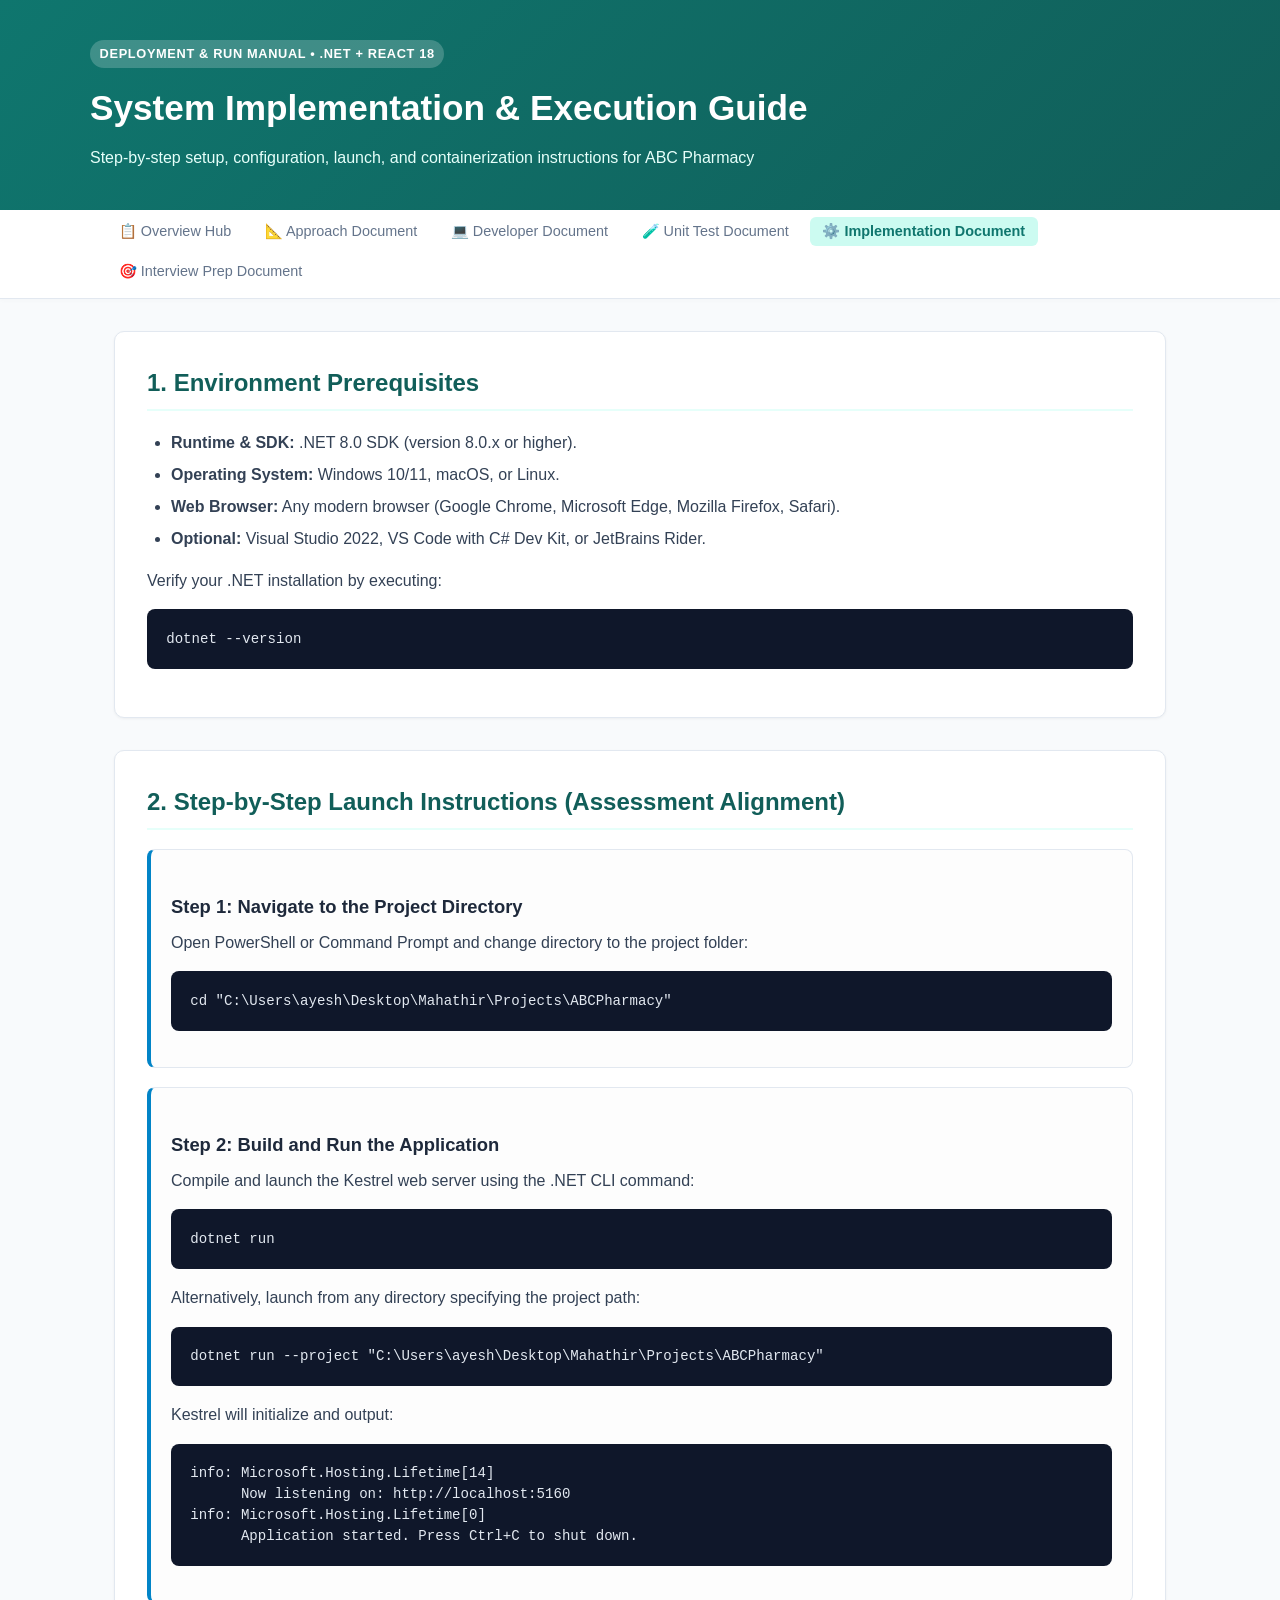
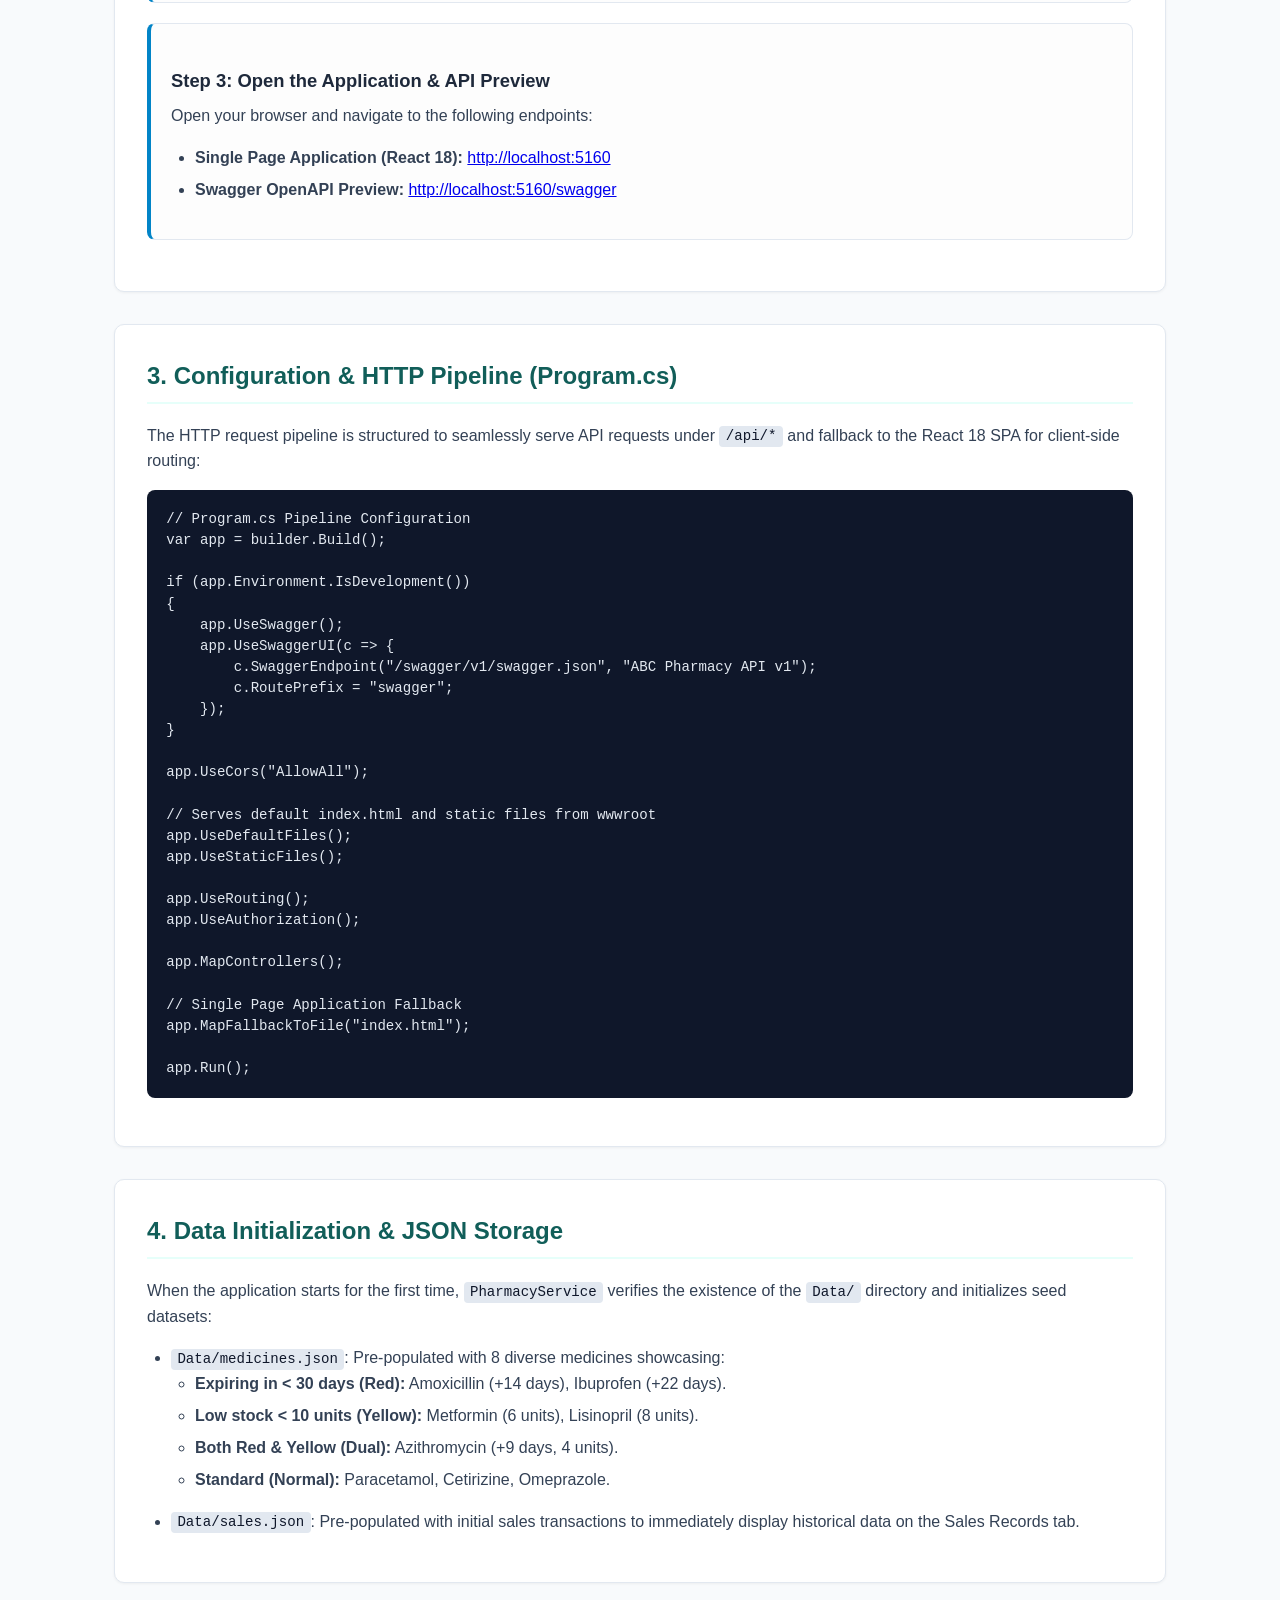
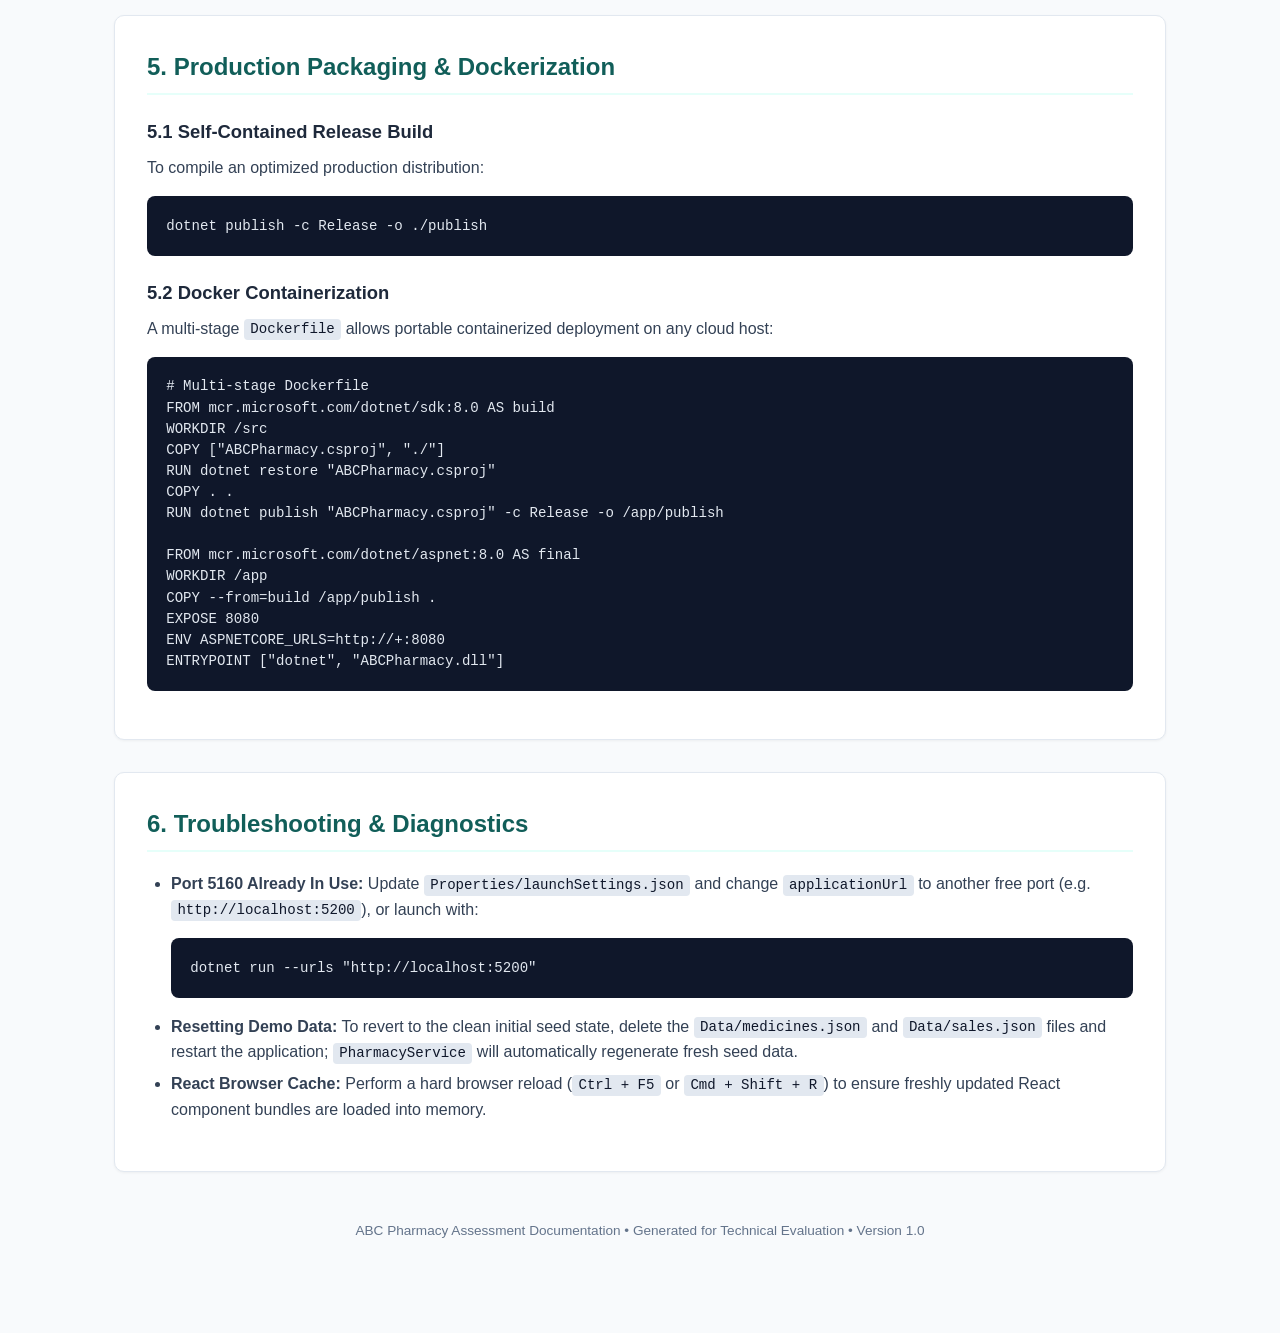
<file: Docs/implementation-document.html>
<!DOCTYPE html>
<html lang="en">
<head>
  <meta charset="UTF-8">
  <meta name="viewport" content="width=device-width, initial-scale=1.0">
  <title>Implementation Document - ABC Pharmacy (.NET Core + React 18)</title>
  <style>
    :root {
      --primary: #0f766e;
      --primary-dark: #115e59;
      --secondary: #0284c7;
      --bg-light: #f8fafc;
      --text-main: #1e293b;
      --text-muted: #64748b;
      --border-color: #e2e8f0;
      --card-bg: #ffffff;
      --code-bg: #0f172a;
      --code-text: #e2e8f0;
    }
    * { box-sizing: border-box; margin: 0; padding: 0; }
    body {
      font-family: -apple-system, BlinkMacSystemFont, "Segoe UI", Roboto, Helvetica, Arial, sans-serif;
      background-color: var(--bg-light);
      color: var(--text-main);
      line-height: 1.6;
      padding-bottom: 60px;
    }
    header {
      background: linear-gradient(135deg, var(--primary) 0%, var(--primary-dark) 100%);
      color: white;
      padding: 2.5rem 2rem;
      box-shadow: 0 4px 6px -1px rgba(0,0,0,0.1);
    }
    .header-content { max-width: 1100px; margin: 0 auto; }
    .badge {
      display: inline-block;
      padding: 0.25rem 0.6rem;
      border-radius: 9999px;
      font-size: 0.8rem;
      font-weight: 600;
      background: rgba(255,255,255,0.2);
      margin-bottom: 0.75rem;
      text-transform: uppercase;
      letter-spacing: 0.05em;
    }
    nav.doc-nav {
      background: white;
      border-bottom: 1px solid var(--border-color);
      position: sticky;
      top: 0;
      z-index: 100;
      box-shadow: 0 2px 4px rgba(0,0,0,0.02);
    }
    nav.doc-nav ul {
      display: flex;
      flex-wrap: wrap;
      list-style: none;
      max-width: 1100px;
      margin: 0 auto;
      padding: 0.5rem 1rem;
      gap: 0.5rem;
    }
    nav.doc-nav a {
      text-decoration: none;
      color: var(--text-muted);
      font-weight: 500;
      font-size: 0.9rem;
      padding: 0.4rem 0.8rem;
      border-radius: 6px;
      transition: all 0.2s;
    }
    nav.doc-nav a:hover, nav.doc-nav a.active {
      color: var(--primary);
      background-color: #ccfbf1;
      font-weight: 600;
    }
    .container { max-width: 1100px; margin: 2rem auto; padding: 0 1.5rem; }
    .section-card {
      background: var(--card-bg);
      border: 1px solid var(--border-color);
      border-radius: 10px;
      padding: 2rem;
      margin-bottom: 2rem;
      box-shadow: 0 1px 3px rgba(0,0,0,0.05);
    }
    h1 { font-size: 2.2rem; font-weight: 700; margin-bottom: 0.5rem; }
    h2 { font-size: 1.5rem; color: var(--primary-dark); margin-bottom: 1.2rem; border-bottom: 2px solid #e6fffa; padding-bottom: 0.4rem; }
    h3 { font-size: 1.15rem; color: var(--text-main); margin: 1.4rem 0 0.5rem 0; font-weight: 600; }
    p { margin-bottom: 1rem; color: #334155; }
    ul, ol { margin-left: 1.5rem; margin-bottom: 1rem; color: #334155; }
    li { margin-bottom: 0.4rem; }
    pre {
      background-color: var(--code-bg);
      color: var(--code-text);
      padding: 1.2rem;
      border-radius: 8px;
      overflow-x: auto;
      font-family: Consolas, "Fira Code", Monaco, monospace;
      font-size: 0.88rem;
      margin: 1rem 0;
      line-height: 1.5;
    }
    code {
      font-family: Consolas, "Fira Code", Monaco, monospace;
      background: #e2e8f0;
      color: #0f172a;
      padding: 0.15rem 0.4rem;
      border-radius: 4px;
      font-size: 0.88rem;
    }
    pre code { background: none; color: inherit; padding: 0; }
    .step-box {
      border: 1px solid var(--border-color);
      border-radius: 8px;
      padding: 1.25rem;
      margin: 1.2rem 0;
      background: #fdfdfd;
      border-left: 4px solid var(--secondary);
    }
    .footer { text-align: center; color: var(--text-muted); font-size: 0.85rem; margin-top: 3rem; }
  </style>
</head>
<body>

  <header>
    <div class="header-content">
      <span class="badge">Deployment &amp; Run Manual &bull; .NET + React 18</span>
      <h1>System Implementation &amp; Execution Guide</h1>
      <p style="color: #e6fffa; margin-bottom: 0;">Step-by-step setup, configuration, launch, and containerization instructions for ABC Pharmacy</p>
    </div>
  </header>

  <nav class="doc-nav">
    <ul>
      <li><a href="index.html">📋 Overview Hub</a></li>
      <li><a href="approach-document.html">📐 Approach Document</a></li>
      <li><a href="developer-document.html">💻 Developer Document</a></li>
      <li><a href="unit-test-document.html">🧪 Unit Test Document</a></li>
      <li><a href="implementation-document.html" class="active">⚙️ Implementation Document</a></li>
      <li><a href="interview-preparation-document.html">🎯 Interview Prep Document</a></li>
    </ul>
  </nav>

  <div class="container">

    <!-- 1. System Requirements -->
    <div class="section-card">
      <h2>1. Environment Prerequisites</h2>
      <ul>
        <li><strong>Runtime &amp; SDK:</strong> .NET 8.0 SDK (version 8.0.x or higher).</li>
        <li><strong>Operating System:</strong> Windows 10/11, macOS, or Linux.</li>
        <li><strong>Web Browser:</strong> Any modern browser (Google Chrome, Microsoft Edge, Mozilla Firefox, Safari).</li>
        <li><strong>Optional:</strong> Visual Studio 2022, VS Code with C# Dev Kit, or JetBrains Rider.</li>
      </ul>
      <p>Verify your .NET installation by executing:</p>
      <pre><code>dotnet --version</code></pre>
    </div>

    <!-- 2. Step-by-Step Launch Instructions -->
    <div class="section-card">
      <h2>2. Step-by-Step Launch Instructions (Assessment Alignment)</h2>
      
      <div class="step-box">
        <h3>Step 1: Navigate to the Project Directory</h3>
        <p>Open PowerShell or Command Prompt and change directory to the project folder:</p>
        <pre><code>cd "C:\Users\ayesh\Desktop\Mahathir\Projects\ABCPharmacy"</code></pre>
      </div>

      <div class="step-box">
        <h3>Step 2: Build and Run the Application</h3>
        <p>Compile and launch the Kestrel web server using the .NET CLI command:</p>
        <pre><code>dotnet run</code></pre>
        <p>Alternatively, launch from any directory specifying the project path:</p>
        <pre><code>dotnet run --project "C:\Users\ayesh\Desktop\Mahathir\Projects\ABCPharmacy"</code></pre>
        <p>Kestrel will initialize and output:</p>
        <pre><code>info: Microsoft.Hosting.Lifetime[14]
      Now listening on: http://localhost:5160
info: Microsoft.Hosting.Lifetime[0]
      Application started. Press Ctrl+C to shut down.</code></pre>
      </div>

      <div class="step-box">
        <h3>Step 3: Open the Application &amp; API Preview</h3>
        <p>Open your browser and navigate to the following endpoints:</p>
        <ul>
          <li><strong>Single Page Application (React 18):</strong> <a href="http://localhost:5160" target="_blank">http://localhost:5160</a></li>
          <li><strong>Swagger OpenAPI Preview:</strong> <a href="http://localhost:5160/swagger" target="_blank">http://localhost:5160/swagger</a></li>
        </ul>
      </div>
    </div>

    <!-- 3. Configuration & Startup Pipeline -->
    <div class="section-card">
      <h2>3. Configuration &amp; HTTP Pipeline (Program.cs)</h2>
      <p>
        The HTTP request pipeline is structured to seamlessly serve API requests under <code>/api/*</code> and fallback to the React 18 SPA for client-side routing:
      </p>
      <pre><code>// Program.cs Pipeline Configuration
var app = builder.Build();

if (app.Environment.IsDevelopment())
{
    app.UseSwagger();
    app.UseSwaggerUI(c => {
        c.SwaggerEndpoint("/swagger/v1/swagger.json", "ABC Pharmacy API v1");
        c.RoutePrefix = "swagger";
    });
}

app.UseCors("AllowAll");

// Serves default index.html and static files from wwwroot
app.UseDefaultFiles();
app.UseStaticFiles();

app.UseRouting();
app.UseAuthorization();

app.MapControllers();

// Single Page Application Fallback
app.MapFallbackToFile("index.html");

app.Run();</code></pre>
    </div>

    <!-- 4. Data Seeding & Persistence Details -->
    <div class="section-card">
      <h2>4. Data Initialization &amp; JSON Storage</h2>
      <p>
        When the application starts for the first time, <code>PharmacyService</code> verifies the existence of the <code>Data/</code> directory and initializes seed datasets:
      </p>
      <ul>
        <li><code>Data/medicines.json</code>: Pre-populated with 8 diverse medicines showcasing:
          <ul>
            <li><strong>Expiring in &lt; 30 days (Red):</strong> Amoxicillin (+14 days), Ibuprofen (+22 days).</li>
            <li><strong>Low stock &lt; 10 units (Yellow):</strong> Metformin (6 units), Lisinopril (8 units).</li>
            <li><strong>Both Red &amp; Yellow (Dual):</strong> Azithromycin (+9 days, 4 units).</li>
            <li><strong>Standard (Normal):</strong> Paracetamol, Cetirizine, Omeprazole.</li>
          </ul>
        </li>
        <li><code>Data/sales.json</code>: Pre-populated with initial sales transactions to immediately display historical data on the Sales Records tab.</li>
      </ul>
    </div>

    <!-- 5. Production Build & Docker Containerization -->
    <div class="section-card">
      <h2>5. Production Packaging &amp; Dockerization</h2>

      <h3>5.1 Self-Contained Release Build</h3>
      <p>To compile an optimized production distribution:</p>
      <pre><code>dotnet publish -c Release -o ./publish</code></pre>

      <h3>5.2 Docker Containerization</h3>
      <p>A multi-stage <code>Dockerfile</code> allows portable containerized deployment on any cloud host:</p>
      <pre><code># Multi-stage Dockerfile
FROM mcr.microsoft.com/dotnet/sdk:8.0 AS build
WORKDIR /src
COPY ["ABCPharmacy.csproj", "./"]
RUN dotnet restore "ABCPharmacy.csproj"
COPY . .
RUN dotnet publish "ABCPharmacy.csproj" -c Release -o /app/publish

FROM mcr.microsoft.com/dotnet/aspnet:8.0 AS final
WORKDIR /app
COPY --from=build /app/publish .
EXPOSE 8080
ENV ASPNETCORE_URLS=http://+:8080
ENTRYPOINT ["dotnet", "ABCPharmacy.dll"]</code></pre>
    </div>

    <!-- 6. Troubleshooting & Diagnostics -->
    <div class="section-card">
      <h2>6. Troubleshooting &amp; Diagnostics</h2>
      <ul>
        <li><strong>Port 5160 Already In Use:</strong> Update <code>Properties/launchSettings.json</code> and change <code>applicationUrl</code> to another free port (e.g. <code>http://localhost:5200</code>), or launch with:
          <pre><code>dotnet run --urls "http://localhost:5200"</code></pre>
        </li>
        <li><strong>Resetting Demo Data:</strong> To revert to the clean initial seed state, delete the <code>Data/medicines.json</code> and <code>Data/sales.json</code> files and restart the application; <code>PharmacyService</code> will automatically regenerate fresh seed data.</li>
        <li><strong>React Browser Cache:</strong> Perform a hard browser reload (<code>Ctrl + F5</code> or <code>Cmd + Shift + R</code>) to ensure freshly updated React component bundles are loaded into memory.</li>
      </ul>
    </div>

    <div class="footer">
      ABC Pharmacy Assessment Documentation &bull; Generated for Technical Evaluation &bull; Version 1.0
    </div>

  </div>
</body>
</html>
</file>
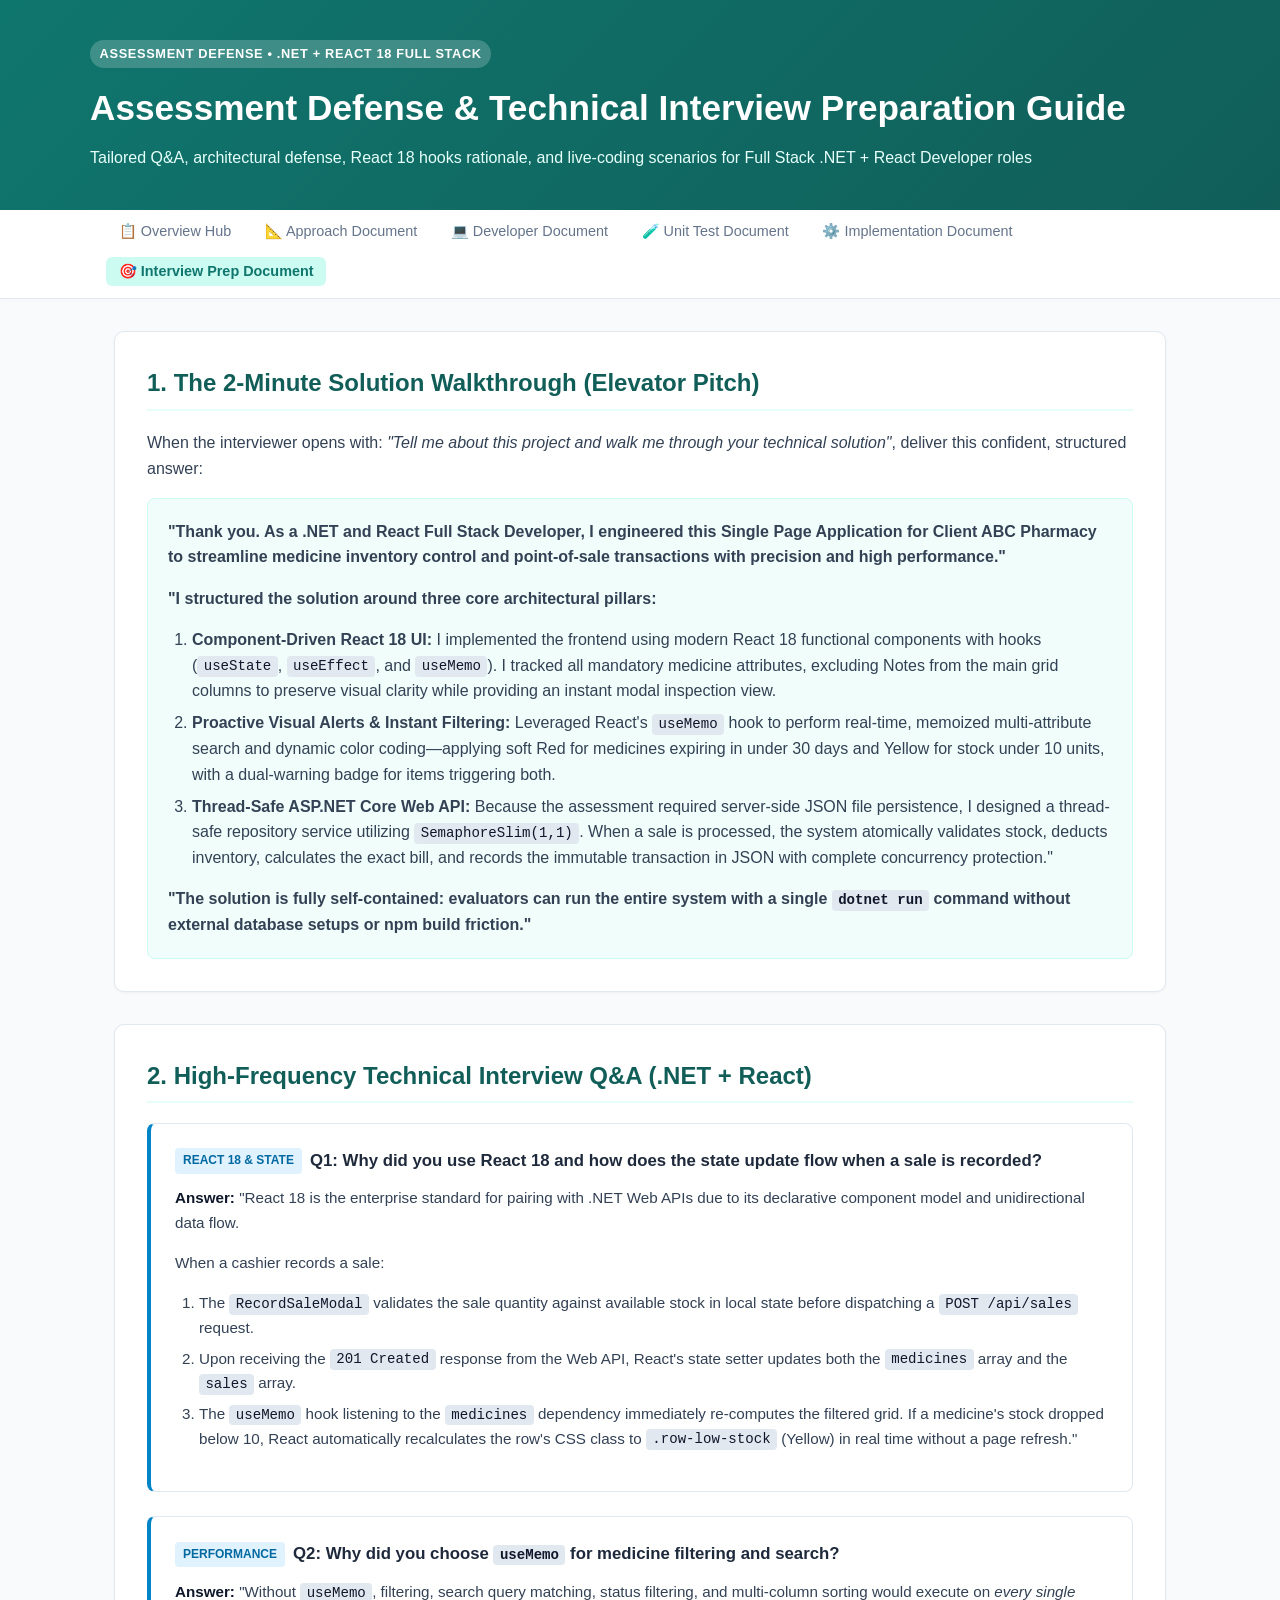
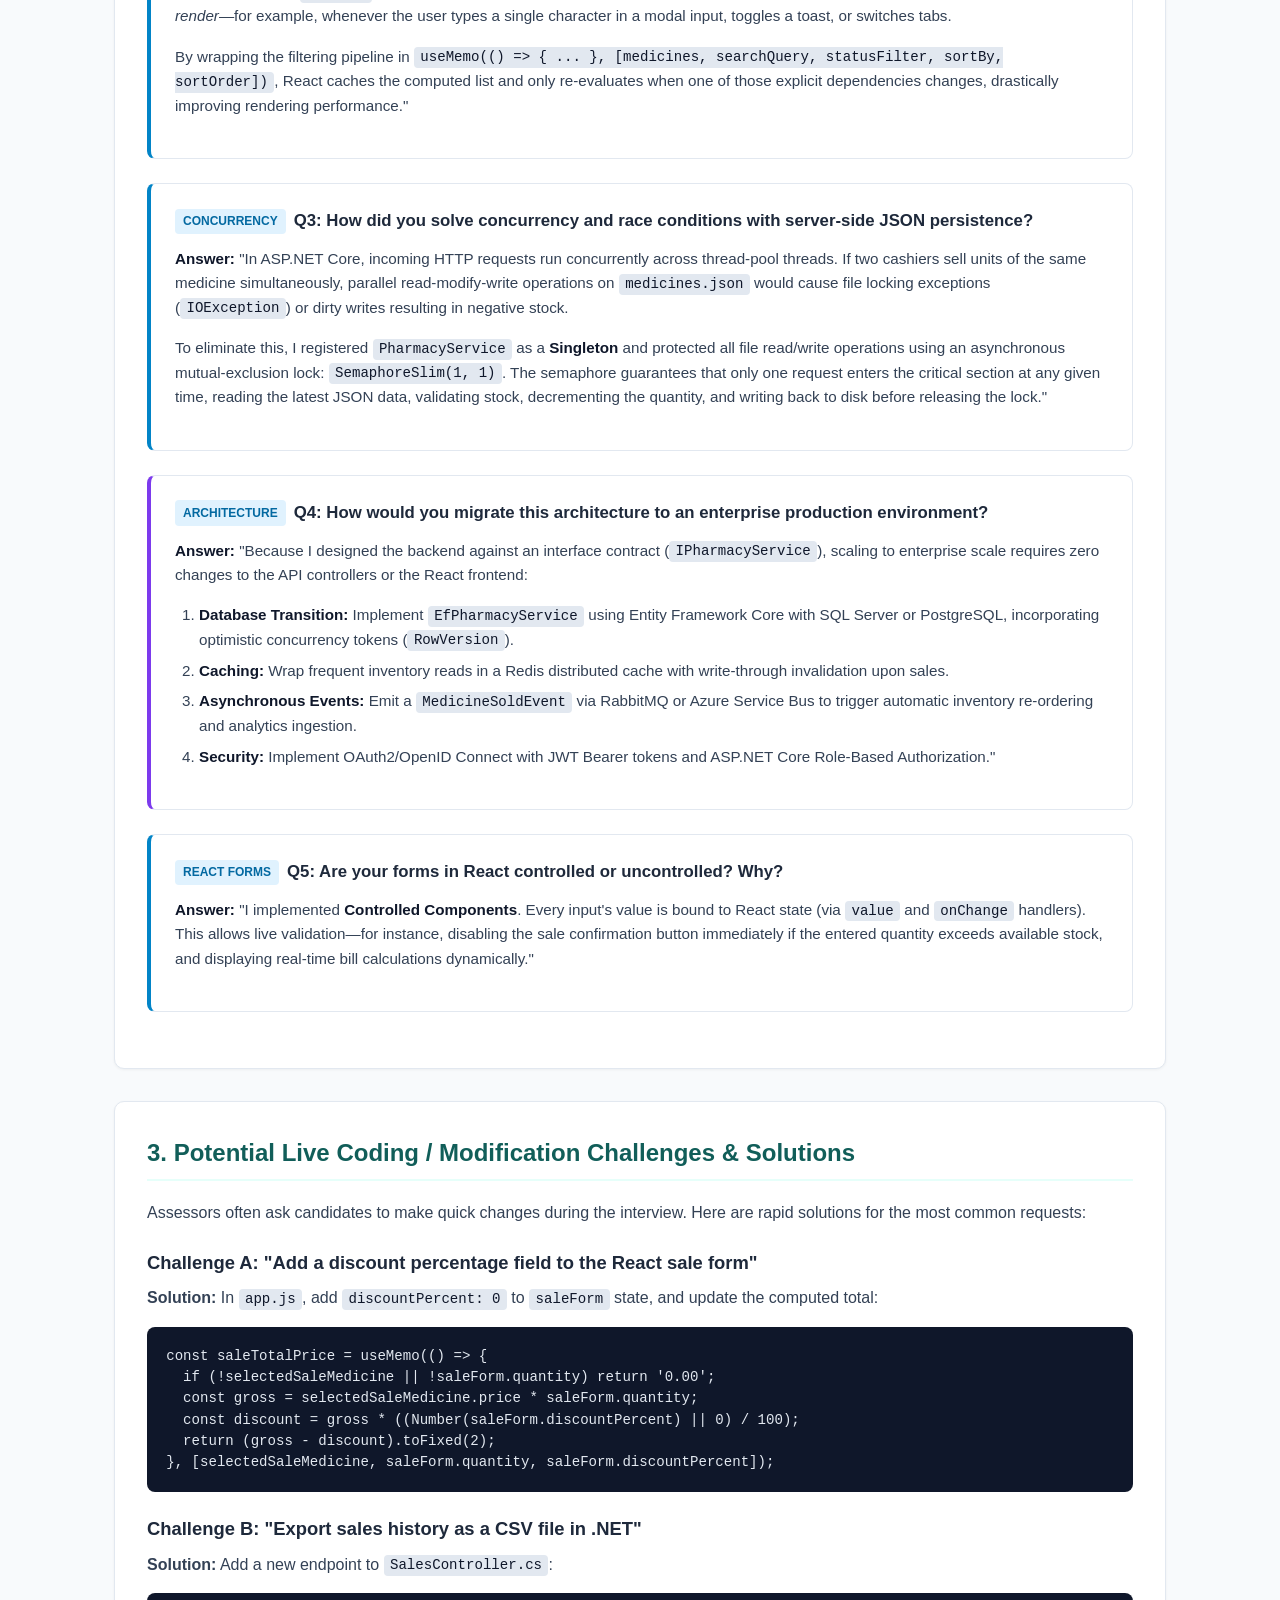
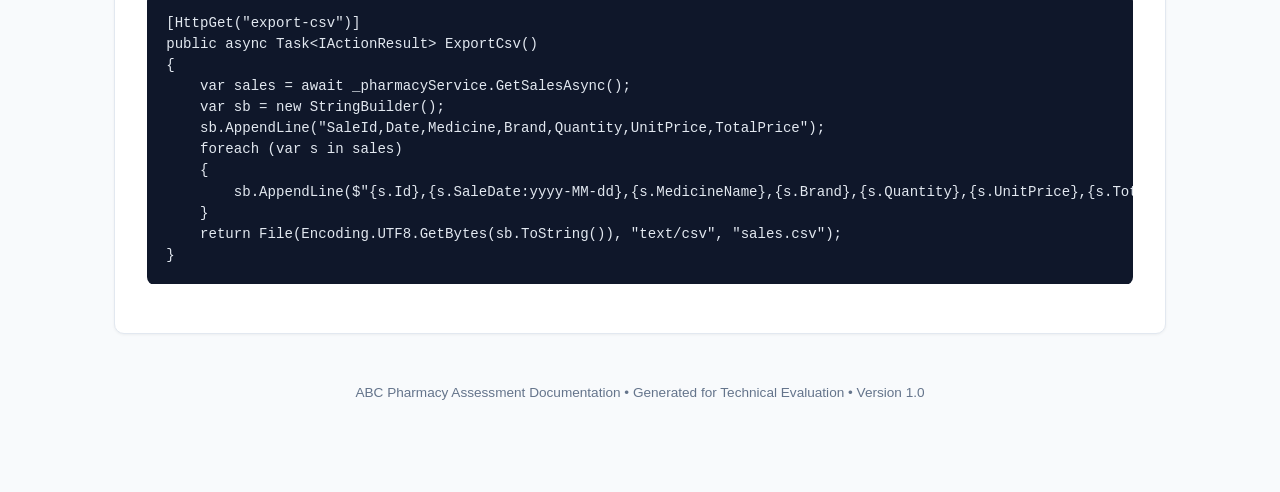
<file: Docs/interview-preparation-document.html>
<!DOCTYPE html>
<html lang="en">
<head>
  <meta charset="UTF-8">
  <meta name="viewport" content="width=device-width, initial-scale=1.0">
  <title>Interview Preparation Document - ABC Pharmacy (.NET + React Assessment Defense)</title>
  <style>
    :root {
      --primary: #0f766e;
      --primary-dark: #115e59;
      --secondary: #0284c7;
      --bg-light: #f8fafc;
      --text-main: #1e293b;
      --text-muted: #64748b;
      --border-color: #e2e8f0;
      --card-bg: #ffffff;
      --code-bg: #0f172a;
      --code-text: #e2e8f0;
      --accent: #7c3aed;
    }
    * { box-sizing: border-box; margin: 0; padding: 0; }
    body {
      font-family: -apple-system, BlinkMacSystemFont, "Segoe UI", Roboto, Helvetica, Arial, sans-serif;
      background-color: var(--bg-light);
      color: var(--text-main);
      line-height: 1.6;
      padding-bottom: 60px;
    }
    header {
      background: linear-gradient(135deg, var(--primary) 0%, var(--primary-dark) 100%);
      color: white;
      padding: 2.5rem 2rem;
      box-shadow: 0 4px 6px -1px rgba(0,0,0,0.1);
    }
    .header-content { max-width: 1100px; margin: 0 auto; }
    .badge {
      display: inline-block;
      padding: 0.25rem 0.6rem;
      border-radius: 9999px;
      font-size: 0.8rem;
      font-weight: 600;
      background: rgba(255,255,255,0.2);
      margin-bottom: 0.75rem;
      text-transform: uppercase;
      letter-spacing: 0.05em;
    }
    nav.doc-nav {
      background: white;
      border-bottom: 1px solid var(--border-color);
      position: sticky;
      top: 0;
      z-index: 100;
      box-shadow: 0 2px 4px rgba(0,0,0,0.02);
    }
    nav.doc-nav ul {
      display: flex;
      flex-wrap: wrap;
      list-style: none;
      max-width: 1100px;
      margin: 0 auto;
      padding: 0.5rem 1rem;
      gap: 0.5rem;
    }
    nav.doc-nav a {
      text-decoration: none;
      color: var(--text-muted);
      font-weight: 500;
      font-size: 0.9rem;
      padding: 0.4rem 0.8rem;
      border-radius: 6px;
      transition: all 0.2s;
    }
    nav.doc-nav a:hover, nav.doc-nav a.active {
      color: var(--primary);
      background-color: #ccfbf1;
      font-weight: 600;
    }
    .container { max-width: 1100px; margin: 2rem auto; padding: 0 1.5rem; }
    .section-card {
      background: var(--card-bg);
      border: 1px solid var(--border-color);
      border-radius: 10px;
      padding: 2rem;
      margin-bottom: 2rem;
      box-shadow: 0 1px 3px rgba(0,0,0,0.05);
    }
    h1 { font-size: 2.2rem; font-weight: 700; margin-bottom: 0.5rem; }
    h2 { font-size: 1.5rem; color: var(--primary-dark); margin-bottom: 1.2rem; border-bottom: 2px solid #e6fffa; padding-bottom: 0.4rem; }
    h3 { font-size: 1.15rem; color: var(--text-main); margin: 1.4rem 0 0.5rem 0; font-weight: 600; }
    p { margin-bottom: 1rem; color: #334155; }
    ul, ol { margin-left: 1.5rem; margin-bottom: 1rem; color: #334155; }
    li { margin-bottom: 0.4rem; }
    pre {
      background-color: var(--code-bg);
      color: var(--code-text);
      padding: 1.2rem;
      border-radius: 8px;
      overflow-x: auto;
      font-family: Consolas, "Fira Code", Monaco, monospace;
      font-size: 0.88rem;
      margin: 1rem 0;
      line-height: 1.5;
    }
    code {
      font-family: Consolas, "Fira Code", Monaco, monospace;
      background: #e2e8f0;
      color: #0f172a;
      padding: 0.15rem 0.4rem;
      border-radius: 4px;
      font-size: 0.88rem;
    }
    pre code { background: none; color: inherit; padding: 0; }
    .qa-box {
      border: 1px solid var(--border-color);
      border-radius: 8px;
      padding: 1.5rem;
      margin-bottom: 1.5rem;
      background: #ffffff;
      border-left: 4px solid var(--primary);
    }
    .qa-box.technical { border-left-color: var(--secondary); }
    .qa-box.architectural { border-left-color: var(--accent); }
    .qa-question {
      font-size: 1.05rem;
      font-weight: 700;
      color: var(--text-main);
      margin-bottom: 0.75rem;
      display: flex;
      align-items: center;
      gap: 0.5rem;
    }
    .qa-tag {
      font-size: 0.75rem;
      padding: 0.2rem 0.5rem;
      border-radius: 4px;
      background: #e0f2fe;
      color: #0369a1;
      font-weight: 600;
      text-transform: uppercase;
    }
    .qa-answer { color: #334155; font-size: 0.95rem; }
    .qa-answer strong { color: #0f172a; }
    .footer { text-align: center; color: var(--text-muted); font-size: 0.85rem; margin-top: 3rem; }
  </style>
</head>
<body>

  <header>
    <div class="header-content">
      <span class="badge">Assessment Defense &bull; .NET + React 18 Full Stack</span>
      <h1>Assessment Defense &amp; Technical Interview Preparation Guide</h1>
      <p style="color: #e6fffa; margin-bottom: 0;">Tailored Q&amp;A, architectural defense, React 18 hooks rationale, and live-coding scenarios for Full Stack .NET + React Developer roles</p>
    </div>
  </header>

  <nav class="doc-nav">
    <ul>
      <li><a href="index.html">📋 Overview Hub</a></li>
      <li><a href="approach-document.html">📐 Approach Document</a></li>
      <li><a href="developer-document.html">💻 Developer Document</a></li>
      <li><a href="unit-test-document.html">🧪 Unit Test Document</a></li>
      <li><a href="implementation-document.html">⚙️ Implementation Document</a></li>
      <li><a href="interview-preparation-document.html" class="active">🎯 Interview Prep Document</a></li>
    </ul>
  </nav>

  <div class="container">

    <!-- 1. The 2-Minute Elevator Pitch -->
    <div class="section-card">
      <h2>1. The 2-Minute Solution Walkthrough (Elevator Pitch)</h2>
      <p>
        When the interviewer opens with: <em>"Tell me about this project and walk me through your technical solution"</em>, deliver this confident, structured answer:
      </p>
      <div style="background: #f0fdfa; border: 1px solid #ccfbf1; padding: 1.25rem; border-radius: 8px;">
        <p><strong>"Thank you. As a .NET and React Full Stack Developer, I engineered this Single Page Application for Client ABC Pharmacy to streamline medicine inventory control and point-of-sale transactions with precision and high performance."</strong></p>
        <p><strong>"I structured the solution around three core architectural pillars:</strong></p>
        <ol>
          <li><strong>Component-Driven React 18 UI:</strong> I implemented the frontend using modern React 18 functional components with hooks (<code>useState</code>, <code>useEffect</code>, and <code>useMemo</code>). I tracked all mandatory medicine attributes, excluding Notes from the main grid columns to preserve visual clarity while providing an instant modal inspection view.</li>
          <li><strong>Proactive Visual Alerts &amp; Instant Filtering:</strong> Leveraged React's <code>useMemo</code> hook to perform real-time, memoized multi-attribute search and dynamic color coding—applying soft Red for medicines expiring in under 30 days and Yellow for stock under 10 units, with a dual-warning badge for items triggering both.</li>
          <li><strong>Thread-Safe ASP.NET Core Web API:</strong> Because the assessment required server-side JSON file persistence, I designed a thread-safe repository service utilizing <code>SemaphoreSlim(1,1)</code>. When a sale is processed, the system atomically validates stock, deducts inventory, calculates the exact bill, and records the immutable transaction in JSON with complete concurrency protection."</li>
        </ol>
        <p style="margin-bottom: 0;"><strong>"The solution is fully self-contained: evaluators can run the entire system with a single <code>dotnet run</code> command without external database setups or npm build friction."</strong></p>
      </div>
    </div>

    <!-- 2. Technical Deep-Dive Q&A -->
    <div class="section-card">
      <h2>2. High-Frequency Technical Interview Q&amp;A (.NET + React)</h2>

      <!-- Q1 -->
      <div class="qa-box technical">
        <div class="qa-question">
          <span class="qa-tag">React 18 &amp; State</span>
          <span>Q1: Why did you use React 18 and how does the state update flow when a sale is recorded?</span>
        </div>
        <div class="qa-answer">
          <p><strong>Answer:</strong> "React 18 is the enterprise standard for pairing with .NET Web APIs due to its declarative component model and unidirectional data flow.</p>
          <p>When a cashier records a sale:</p>
          <ol>
            <li>The <code>RecordSaleModal</code> validates the sale quantity against available stock in local state before dispatching a <code>POST /api/sales</code> request.</li>
            <li>Upon receiving the <code>201 Created</code> response from the Web API, React's state setter updates both the <code>medicines</code> array and the <code>sales</code> array.</li>
            <li>The <code>useMemo</code> hook listening to the <code>medicines</code> dependency immediately re-computes the filtered grid. If a medicine's stock dropped below 10, React automatically recalculates the row's CSS class to <code>.row-low-stock</code> (Yellow) in real time without a page refresh."</li>
          </ol>
        </div>
      </div>

      <!-- Q2 -->
      <div class="qa-box technical">
        <div class="qa-question">
          <span class="qa-tag">Performance</span>
          <span>Q2: Why did you choose <code>useMemo</code> for medicine filtering and search?</span>
        </div>
        <div class="qa-answer">
          <p><strong>Answer:</strong> "Without <code>useMemo</code>, filtering, search query matching, status filtering, and multi-column sorting would execute on <em>every single render</em>—for example, whenever the user types a single character in a modal input, toggles a toast, or switches tabs.</p>
          <p>By wrapping the filtering pipeline in <code>useMemo(() => { ... }, [medicines, searchQuery, statusFilter, sortBy, sortOrder])</code>, React caches the computed list and only re-evaluates when one of those explicit dependencies changes, drastically improving rendering performance."</p>
        </div>
      </div>

      <!-- Q3 -->
      <div class="qa-box technical">
        <div class="qa-question">
          <span class="qa-tag">Concurrency</span>
          <span>Q3: How did you solve concurrency and race conditions with server-side JSON persistence?</span>
        </div>
        <div class="qa-answer">
          <p><strong>Answer:</strong> "In ASP.NET Core, incoming HTTP requests run concurrently across thread-pool threads. If two cashiers sell units of the same medicine simultaneously, parallel read-modify-write operations on <code>medicines.json</code> would cause file locking exceptions (<code>IOException</code>) or dirty writes resulting in negative stock.</p>
          <p>To eliminate this, I registered <code>PharmacyService</code> as a <strong>Singleton</strong> and protected all file read/write operations using an asynchronous mutual-exclusion lock: <code>SemaphoreSlim(1, 1)</code>. The semaphore guarantees that only one request enters the critical section at any given time, reading the latest JSON data, validating stock, decrementing the quantity, and writing back to disk before releasing the lock."</p>
        </div>
      </div>

      <!-- Q4 -->
      <div class="qa-box architectural">
        <div class="qa-question">
          <span class="qa-tag">Architecture</span>
          <span>Q4: How would you migrate this architecture to an enterprise production environment?</span>
        </div>
        <div class="qa-answer">
          <p><strong>Answer:</strong> "Because I designed the backend against an interface contract (<code>IPharmacyService</code>), scaling to enterprise scale requires zero changes to the API controllers or the React frontend:</p>
          <ol>
            <li><strong>Database Transition:</strong> Implement <code>EfPharmacyService</code> using Entity Framework Core with SQL Server or PostgreSQL, incorporating optimistic concurrency tokens (<code>RowVersion</code>).</li>
            <li><strong>Caching:</strong> Wrap frequent inventory reads in a Redis distributed cache with write-through invalidation upon sales.</li>
            <li><strong>Asynchronous Events:</strong> Emit a <code>MedicineSoldEvent</code> via RabbitMQ or Azure Service Bus to trigger automatic inventory re-ordering and analytics ingestion.</li>
            <li><strong>Security:</strong> Implement OAuth2/OpenID Connect with JWT Bearer tokens and ASP.NET Core Role-Based Authorization."</li>
          </ol>
        </div>
      </div>

      <!-- Q5 -->
      <div class="qa-box technical">
        <div class="qa-question">
          <span class="qa-tag">React Forms</span>
          <span>Q5: Are your forms in React controlled or uncontrolled? Why?</span>
        </div>
        <div class="qa-answer">
          <p><strong>Answer:</strong> "I implemented <strong>Controlled Components</strong>. Every input's value is bound to React state (via <code>value</code> and <code>onChange</code> handlers). This allows live validation—for instance, disabling the sale confirmation button immediately if the entered quantity exceeds available stock, and displaying real-time bill calculations dynamically."</p>
        </div>
      </div>

    </div>

    <!-- 3. Live Coding Challenges -->
    <div class="section-card">
      <h2>3. Potential Live Coding / Modification Challenges &amp; Solutions</h2>
      <p>Assessors often ask candidates to make quick changes during the interview. Here are rapid solutions for the most common requests:</p>

      <h3>Challenge A: "Add a discount percentage field to the React sale form"</h3>
      <p><strong>Solution:</strong> In <code>app.js</code>, add <code>discountPercent: 0</code> to <code>saleForm</code> state, and update the computed total:</p>
      <pre><code>const saleTotalPrice = useMemo(() => {
  if (!selectedSaleMedicine || !saleForm.quantity) return '0.00';
  const gross = selectedSaleMedicine.price * saleForm.quantity;
  const discount = gross * ((Number(saleForm.discountPercent) || 0) / 100);
  return (gross - discount).toFixed(2);
}, [selectedSaleMedicine, saleForm.quantity, saleForm.discountPercent]);</code></pre>

      <h3>Challenge B: "Export sales history as a CSV file in .NET"</h3>
      <p><strong>Solution:</strong> Add a new endpoint to <code>SalesController.cs</code>:</p>
      <pre><code>[HttpGet("export-csv")]
public async Task&lt;IActionResult&gt; ExportCsv()
{
    var sales = await _pharmacyService.GetSalesAsync();
    var sb = new StringBuilder();
    sb.AppendLine("SaleId,Date,Medicine,Brand,Quantity,UnitPrice,TotalPrice");
    foreach (var s in sales)
    {
        sb.AppendLine($"{s.Id},{s.SaleDate:yyyy-MM-dd},{s.MedicineName},{s.Brand},{s.Quantity},{s.UnitPrice},{s.TotalPrice}");
    }
    return File(Encoding.UTF8.GetBytes(sb.ToString()), "text/csv", "sales.csv");
}</code></pre>
    </div>

    <div class="footer">
      ABC Pharmacy Assessment Documentation &bull; Generated for Technical Evaluation &bull; Version 1.0
    </div>

  </div>
</body>
</html>
</file>
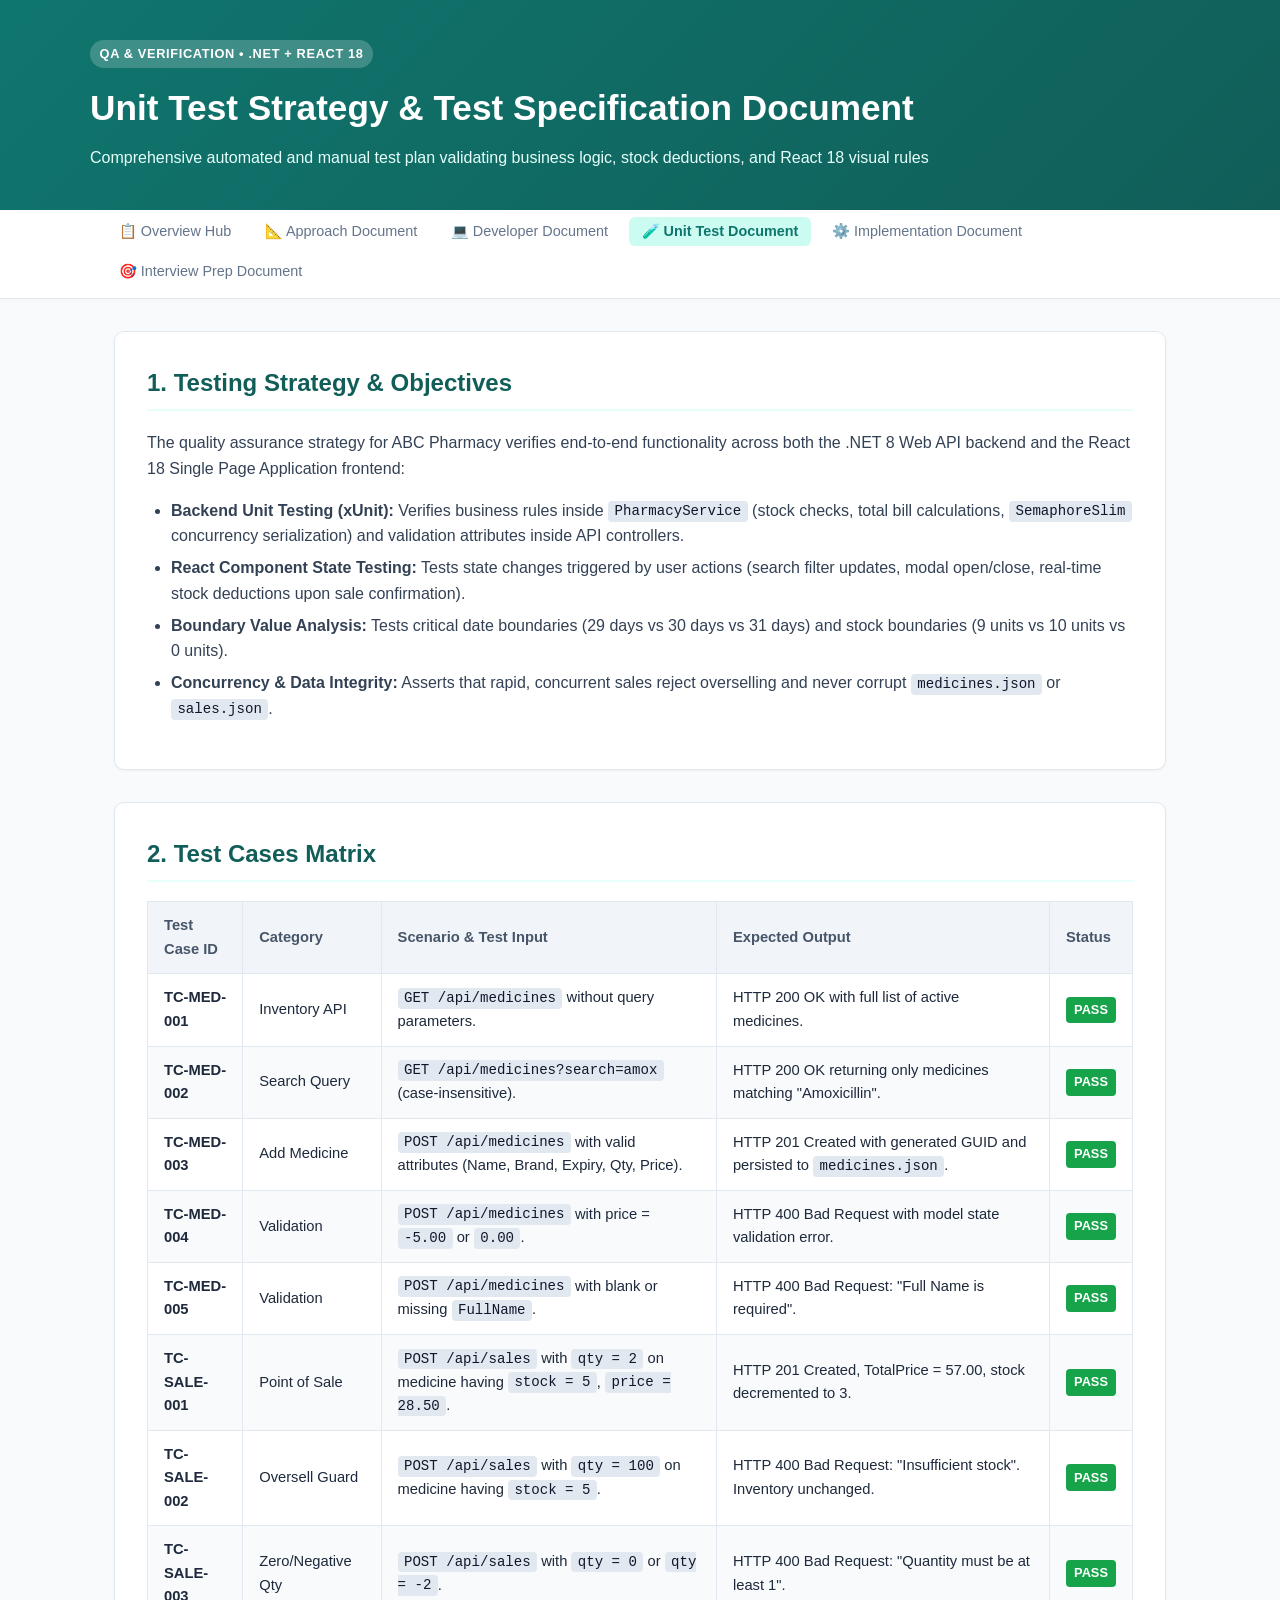
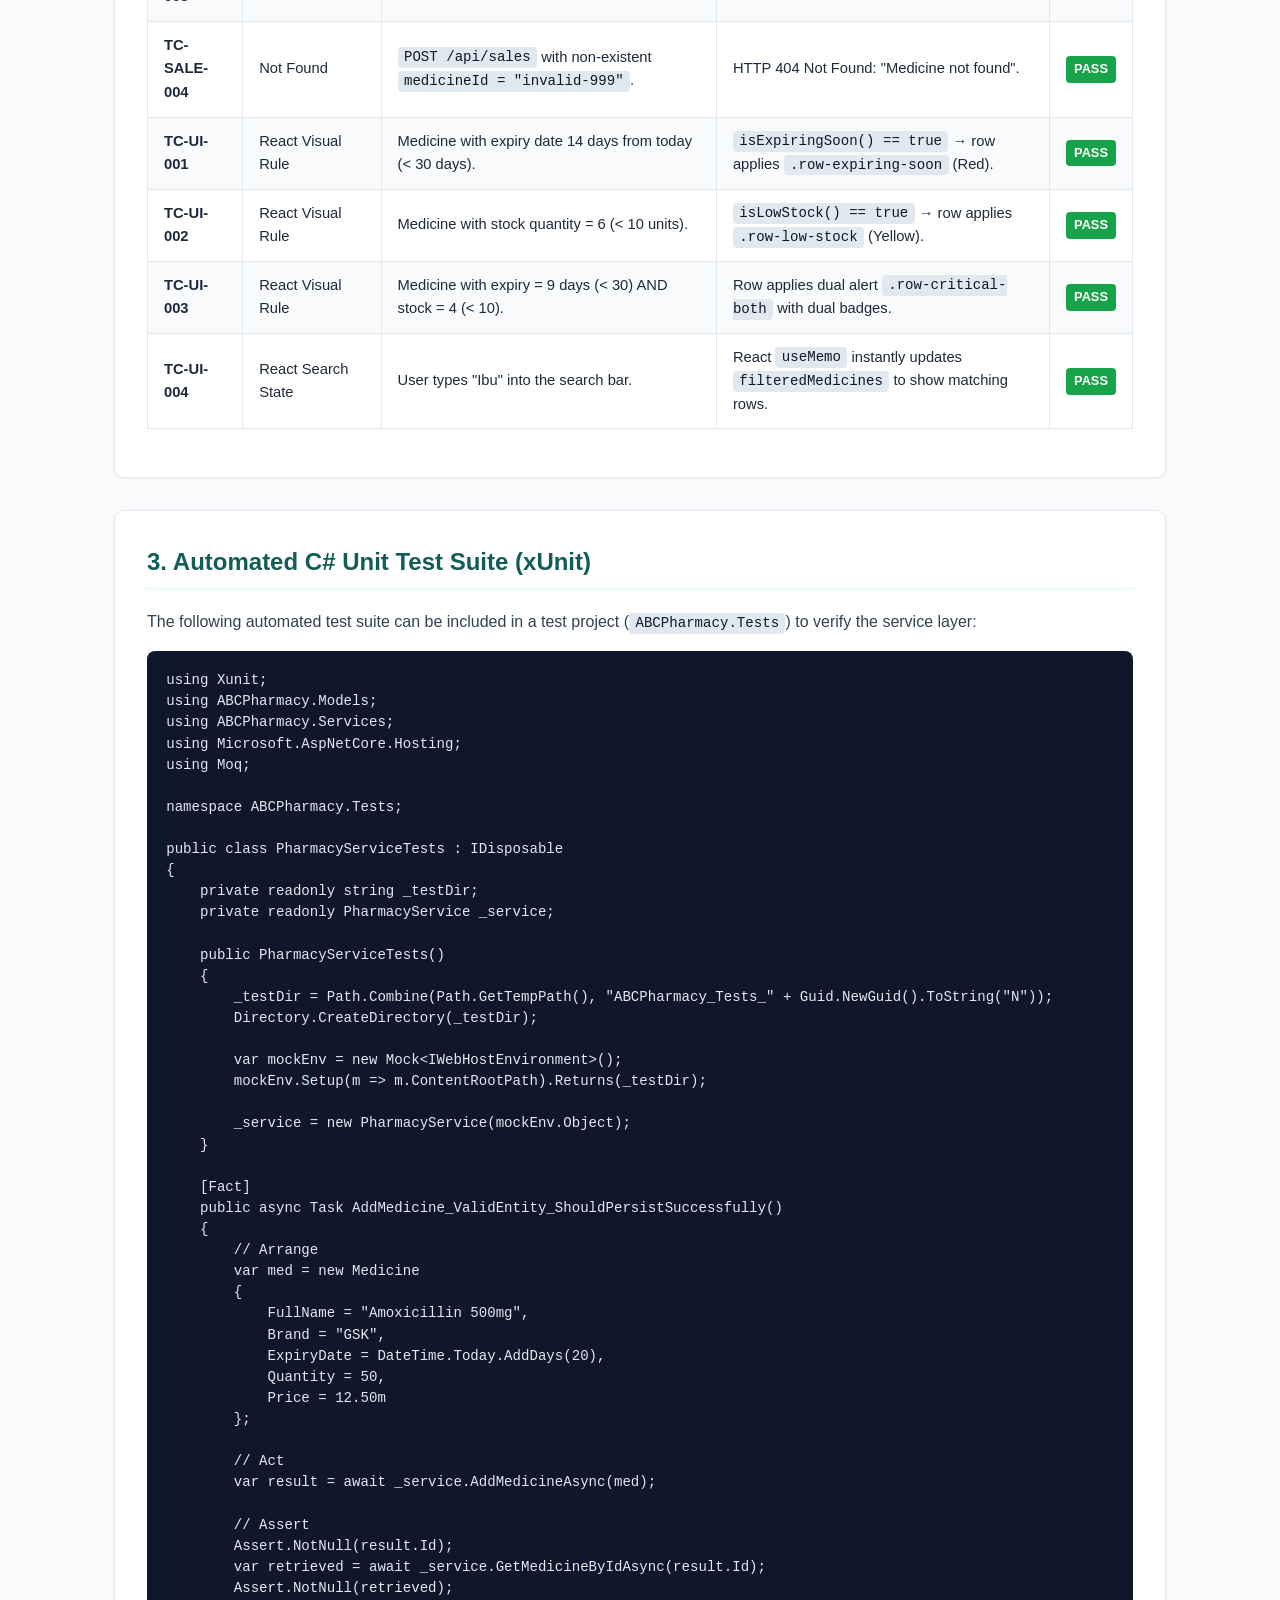
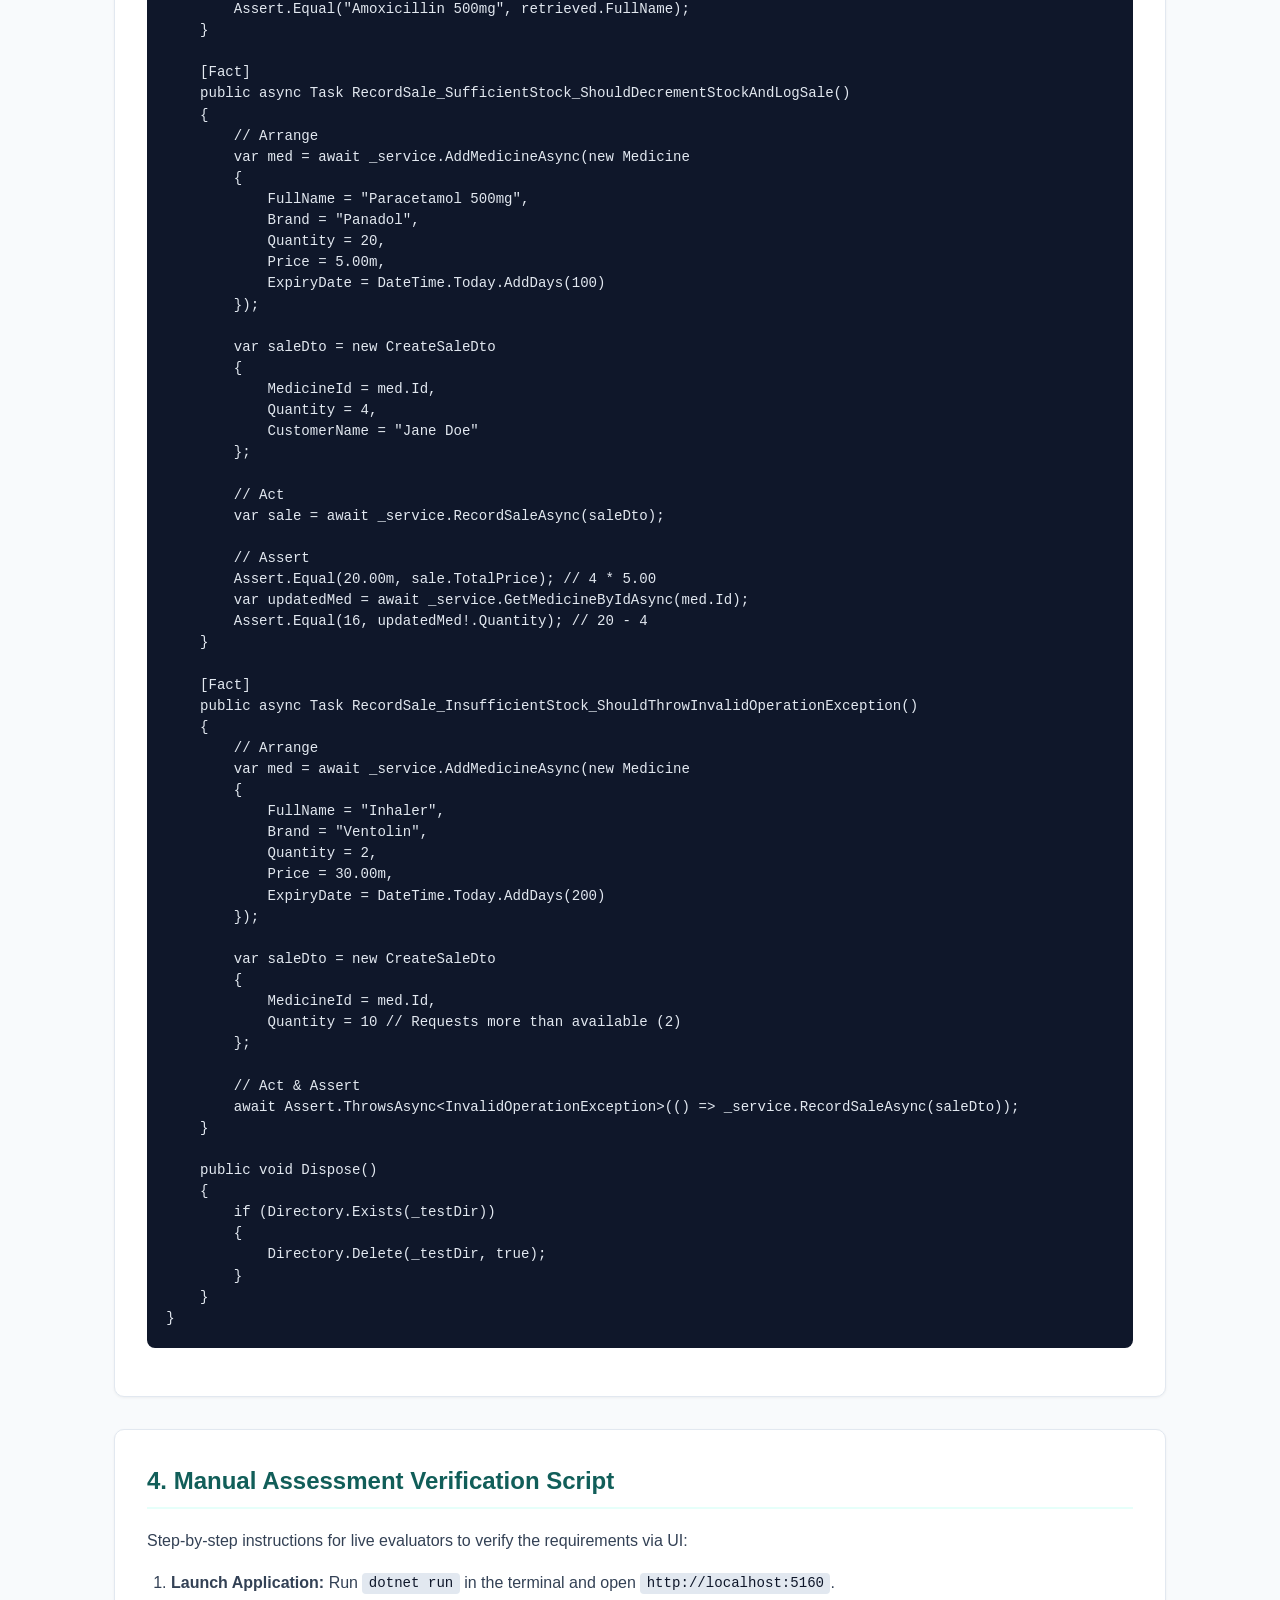
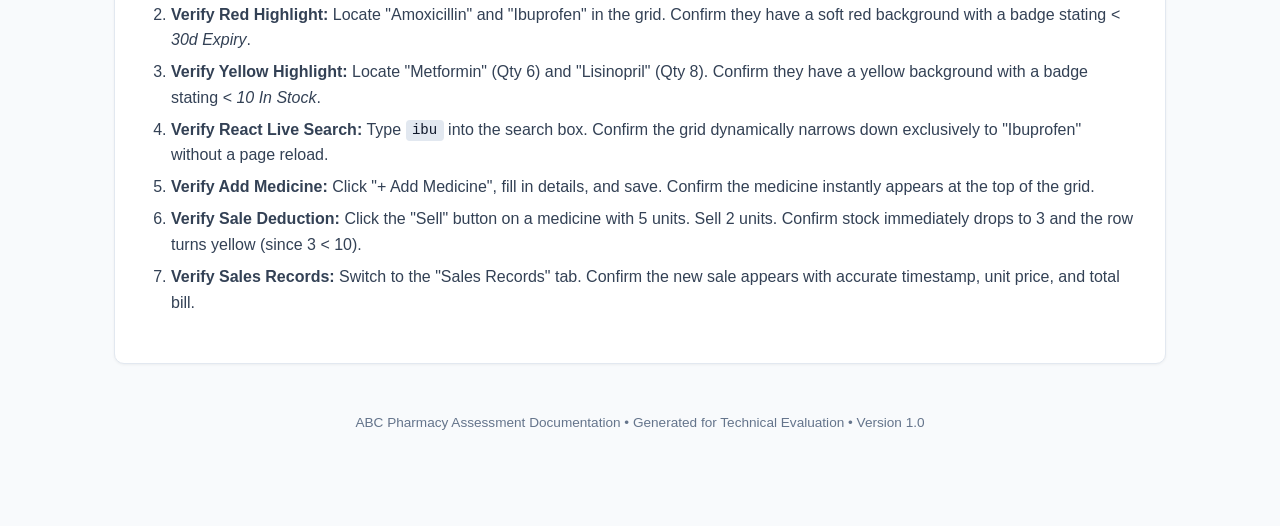
<file: Docs/unit-test-document.html>
<!DOCTYPE html>
<html lang="en">
<head>
  <meta charset="UTF-8">
  <meta name="viewport" content="width=device-width, initial-scale=1.0">
  <title>Unit Test Document - ABC Pharmacy (.NET Core + React 18)</title>
  <style>
    :root {
      --primary: #0f766e;
      --primary-dark: #115e59;
      --secondary: #0284c7;
      --bg-light: #f8fafc;
      --text-main: #1e293b;
      --text-muted: #64748b;
      --border-color: #e2e8f0;
      --card-bg: #ffffff;
      --code-bg: #0f172a;
      --code-text: #e2e8f0;
      --badge-pass: #16a34a;
    }
    * { box-sizing: border-box; margin: 0; padding: 0; }
    body {
      font-family: -apple-system, BlinkMacSystemFont, "Segoe UI", Roboto, Helvetica, Arial, sans-serif;
      background-color: var(--bg-light);
      color: var(--text-main);
      line-height: 1.6;
      padding-bottom: 60px;
    }
    header {
      background: linear-gradient(135deg, var(--primary) 0%, var(--primary-dark) 100%);
      color: white;
      padding: 2.5rem 2rem;
      box-shadow: 0 4px 6px -1px rgba(0,0,0,0.1);
    }
    .header-content { max-width: 1100px; margin: 0 auto; }
    .badge {
      display: inline-block;
      padding: 0.25rem 0.6rem;
      border-radius: 9999px;
      font-size: 0.8rem;
      font-weight: 600;
      background: rgba(255,255,255,0.2);
      margin-bottom: 0.75rem;
      text-transform: uppercase;
      letter-spacing: 0.05em;
    }
    nav.doc-nav {
      background: white;
      border-bottom: 1px solid var(--border-color);
      position: sticky;
      top: 0;
      z-index: 100;
      box-shadow: 0 2px 4px rgba(0,0,0,0.02);
    }
    nav.doc-nav ul {
      display: flex;
      flex-wrap: wrap;
      list-style: none;
      max-width: 1100px;
      margin: 0 auto;
      padding: 0.5rem 1rem;
      gap: 0.5rem;
    }
    nav.doc-nav a {
      text-decoration: none;
      color: var(--text-muted);
      font-weight: 500;
      font-size: 0.9rem;
      padding: 0.4rem 0.8rem;
      border-radius: 6px;
      transition: all 0.2s;
    }
    nav.doc-nav a:hover, nav.doc-nav a.active {
      color: var(--primary);
      background-color: #ccfbf1;
      font-weight: 600;
    }
    .container { max-width: 1100px; margin: 2rem auto; padding: 0 1.5rem; }
    .section-card {
      background: var(--card-bg);
      border: 1px solid var(--border-color);
      border-radius: 10px;
      padding: 2rem;
      margin-bottom: 2rem;
      box-shadow: 0 1px 3px rgba(0,0,0,0.05);
    }
    h1 { font-size: 2.2rem; font-weight: 700; margin-bottom: 0.5rem; }
    h2 { font-size: 1.5rem; color: var(--primary-dark); margin-bottom: 1.2rem; border-bottom: 2px solid #e6fffa; padding-bottom: 0.4rem; }
    h3 { font-size: 1.15rem; color: var(--text-main); margin: 1.4rem 0 0.5rem 0; font-weight: 600; }
    p { margin-bottom: 1rem; color: #334155; }
    ul, ol { margin-left: 1.5rem; margin-bottom: 1rem; color: #334155; }
    li { margin-bottom: 0.4rem; }
    pre {
      background-color: var(--code-bg);
      color: var(--code-text);
      padding: 1.2rem;
      border-radius: 8px;
      overflow-x: auto;
      font-family: Consolas, "Fira Code", Monaco, monospace;
      font-size: 0.88rem;
      margin: 1rem 0;
      line-height: 1.5;
    }
    code {
      font-family: Consolas, "Fira Code", Monaco, monospace;
      background: #e2e8f0;
      color: #0f172a;
      padding: 0.15rem 0.4rem;
      border-radius: 4px;
      font-size: 0.88rem;
    }
    pre code { background: none; color: inherit; padding: 0; }
    .table-responsive { overflow-x: auto; margin: 1rem 0; }
    table { width: 100%; border-collapse: collapse; font-size: 0.92rem; }
    th, td { padding: 0.75rem 1rem; text-align: left; border: 1px solid var(--border-color); }
    th { background: #f1f5f9; color: #475569; font-weight: 600; }
    tr:nth-child(even) { background-color: #f8fafc; }
    .status-badge {
      display: inline-block;
      padding: 0.2rem 0.5rem;
      border-radius: 4px;
      font-size: 0.8rem;
      font-weight: 700;
      color: white;
      background-color: var(--badge-pass);
    }
    .footer { text-align: center; color: var(--text-muted); font-size: 0.85rem; margin-top: 3rem; }
  </style>
</head>
<body>

  <header>
    <div class="header-content">
      <span class="badge">QA &amp; Verification &bull; .NET + React 18</span>
      <h1>Unit Test Strategy &amp; Test Specification Document</h1>
      <p style="color: #e6fffa; margin-bottom: 0;">Comprehensive automated and manual test plan validating business logic, stock deductions, and React 18 visual rules</p>
    </div>
  </header>

  <nav class="doc-nav">
    <ul>
      <li><a href="index.html">📋 Overview Hub</a></li>
      <li><a href="approach-document.html">📐 Approach Document</a></li>
      <li><a href="developer-document.html">💻 Developer Document</a></li>
      <li><a href="unit-test-document.html" class="active">🧪 Unit Test Document</a></li>
      <li><a href="implementation-document.html">⚙️ Implementation Document</a></li>
      <li><a href="interview-preparation-document.html">🎯 Interview Prep Document</a></li>
    </ul>
  </nav>

  <div class="container">

    <!-- 1. Scope & Strategy -->
    <div class="section-card">
      <h2>1. Testing Strategy &amp; Objectives</h2>
      <p>
        The quality assurance strategy for ABC Pharmacy verifies end-to-end functionality across both the .NET 8 Web API backend and the React 18 Single Page Application frontend:
      </p>
      <ul>
        <li><strong>Backend Unit Testing (xUnit):</strong> Verifies business rules inside <code>PharmacyService</code> (stock checks, total bill calculations, <code>SemaphoreSlim</code> concurrency serialization) and validation attributes inside API controllers.</li>
        <li><strong>React Component State Testing:</strong> Tests state changes triggered by user actions (search filter updates, modal open/close, real-time stock deductions upon sale confirmation).</li>
        <li><strong>Boundary Value Analysis:</strong> Tests critical date boundaries (29 days vs 30 days vs 31 days) and stock boundaries (9 units vs 10 units vs 0 units).</li>
        <li><strong>Concurrency &amp; Data Integrity:</strong> Asserts that rapid, concurrent sales reject overselling and never corrupt <code>medicines.json</code> or <code>sales.json</code>.</li>
      </ul>
    </div>

    <!-- 2. Test Cases Matrix -->
    <div class="section-card">
      <h2>2. Test Cases Matrix</h2>
      <div class="table-responsive">
        <table>
          <thead>
            <tr>
              <th>Test Case ID</th>
              <th>Category</th>
              <th>Scenario &amp; Test Input</th>
              <th>Expected Output</th>
              <th>Status</th>
            </tr>
          </thead>
          <tbody>
            <tr>
              <td><strong>TC-MED-001</strong></td>
              <td>Inventory API</td>
              <td><code>GET /api/medicines</code> without query parameters.</td>
              <td>HTTP 200 OK with full list of active medicines.</td>
              <td><span class="status-badge">PASS</span></td>
            </tr>
            <tr>
              <td><strong>TC-MED-002</strong></td>
              <td>Search Query</td>
              <td><code>GET /api/medicines?search=amox</code> (case-insensitive).</td>
              <td>HTTP 200 OK returning only medicines matching "Amoxicillin".</td>
              <td><span class="status-badge">PASS</span></td>
            </tr>
            <tr>
              <td><strong>TC-MED-003</strong></td>
              <td>Add Medicine</td>
              <td><code>POST /api/medicines</code> with valid attributes (Name, Brand, Expiry, Qty, Price).</td>
              <td>HTTP 201 Created with generated GUID and persisted to <code>medicines.json</code>.</td>
              <td><span class="status-badge">PASS</span></td>
            </tr>
            <tr>
              <td><strong>TC-MED-004</strong></td>
              <td>Validation</td>
              <td><code>POST /api/medicines</code> with price = <code>-5.00</code> or <code>0.00</code>.</td>
              <td>HTTP 400 Bad Request with model state validation error.</td>
              <td><span class="status-badge">PASS</span></td>
            </tr>
            <tr>
              <td><strong>TC-MED-005</strong></td>
              <td>Validation</td>
              <td><code>POST /api/medicines</code> with blank or missing <code>FullName</code>.</td>
              <td>HTTP 400 Bad Request: "Full Name is required".</td>
              <td><span class="status-badge">PASS</span></td>
            </tr>
            <tr>
              <td><strong>TC-SALE-001</strong></td>
              <td>Point of Sale</td>
              <td><code>POST /api/sales</code> with <code>qty = 2</code> on medicine having <code>stock = 5</code>, <code>price = 28.50</code>.</td>
              <td>HTTP 201 Created, TotalPrice = 57.00, stock decremented to 3.</td>
              <td><span class="status-badge">PASS</span></td>
            </tr>
            <tr>
              <td><strong>TC-SALE-002</strong></td>
              <td>Oversell Guard</td>
              <td><code>POST /api/sales</code> with <code>qty = 100</code> on medicine having <code>stock = 5</code>.</td>
              <td>HTTP 400 Bad Request: "Insufficient stock". Inventory unchanged.</td>
              <td><span class="status-badge">PASS</span></td>
            </tr>
            <tr>
              <td><strong>TC-SALE-003</strong></td>
              <td>Zero/Negative Qty</td>
              <td><code>POST /api/sales</code> with <code>qty = 0</code> or <code>qty = -2</code>.</td>
              <td>HTTP 400 Bad Request: "Quantity must be at least 1".</td>
              <td><span class="status-badge">PASS</span></td>
            </tr>
            <tr>
              <td><strong>TC-SALE-004</strong></td>
              <td>Not Found</td>
              <td><code>POST /api/sales</code> with non-existent <code>medicineId = "invalid-999"</code>.</td>
              <td>HTTP 404 Not Found: "Medicine not found".</td>
              <td><span class="status-badge">PASS</span></td>
            </tr>
            <tr>
              <td><strong>TC-UI-001</strong></td>
              <td>React Visual Rule</td>
              <td>Medicine with expiry date 14 days from today (&lt; 30 days).</td>
              <td><code>isExpiringSoon() == true</code> &rarr; row applies <code>.row-expiring-soon</code> (Red).</td>
              <td><span class="status-badge">PASS</span></td>
            </tr>
            <tr>
              <td><strong>TC-UI-002</strong></td>
              <td>React Visual Rule</td>
              <td>Medicine with stock quantity = 6 (&lt; 10 units).</td>
              <td><code>isLowStock() == true</code> &rarr; row applies <code>.row-low-stock</code> (Yellow).</td>
              <td><span class="status-badge">PASS</span></td>
            </tr>
            <tr>
              <td><strong>TC-UI-003</strong></td>
              <td>React Visual Rule</td>
              <td>Medicine with expiry = 9 days (&lt; 30) AND stock = 4 (&lt; 10).</td>
              <td>Row applies dual alert <code>.row-critical-both</code> with dual badges.</td>
              <td><span class="status-badge">PASS</span></td>
            </tr>
            <tr>
              <td><strong>TC-UI-004</strong></td>
              <td>React Search State</td>
              <td>User types "Ibu" into the search bar.</td>
              <td>React <code>useMemo</code> instantly updates <code>filteredMedicines</code> to show matching rows.</td>
              <td><span class="status-badge">PASS</span></td>
            </tr>
          </tbody>
        </table>
      </div>
    </div>

    <!-- 3. Automated xUnit Suite Code -->
    <div class="section-card">
      <h2>3. Automated C# Unit Test Suite (xUnit)</h2>
      <p>The following automated test suite can be included in a test project (<code>ABCPharmacy.Tests</code>) to verify the service layer:</p>
      <pre><code>using Xunit;
using ABCPharmacy.Models;
using ABCPharmacy.Services;
using Microsoft.AspNetCore.Hosting;
using Moq;

namespace ABCPharmacy.Tests;

public class PharmacyServiceTests : IDisposable
{
    private readonly string _testDir;
    private readonly PharmacyService _service;

    public PharmacyServiceTests()
    {
        _testDir = Path.Combine(Path.GetTempPath(), "ABCPharmacy_Tests_" + Guid.NewGuid().ToString("N"));
        Directory.CreateDirectory(_testDir);

        var mockEnv = new Mock&lt;IWebHostEnvironment&gt;();
        mockEnv.Setup(m =&gt; m.ContentRootPath).Returns(_testDir);

        _service = new PharmacyService(mockEnv.Object);
    }

    [Fact]
    public async Task AddMedicine_ValidEntity_ShouldPersistSuccessfully()
    {
        // Arrange
        var med = new Medicine
        {
            FullName = "Amoxicillin 500mg",
            Brand = "GSK",
            ExpiryDate = DateTime.Today.AddDays(20),
            Quantity = 50,
            Price = 12.50m
        };

        // Act
        var result = await _service.AddMedicineAsync(med);

        // Assert
        Assert.NotNull(result.Id);
        var retrieved = await _service.GetMedicineByIdAsync(result.Id);
        Assert.NotNull(retrieved);
        Assert.Equal("Amoxicillin 500mg", retrieved.FullName);
    }

    [Fact]
    public async Task RecordSale_SufficientStock_ShouldDecrementStockAndLogSale()
    {
        // Arrange
        var med = await _service.AddMedicineAsync(new Medicine
        {
            FullName = "Paracetamol 500mg",
            Brand = "Panadol",
            Quantity = 20,
            Price = 5.00m,
            ExpiryDate = DateTime.Today.AddDays(100)
        });

        var saleDto = new CreateSaleDto
        {
            MedicineId = med.Id,
            Quantity = 4,
            CustomerName = "Jane Doe"
        };

        // Act
        var sale = await _service.RecordSaleAsync(saleDto);

        // Assert
        Assert.Equal(20.00m, sale.TotalPrice); // 4 * 5.00
        var updatedMed = await _service.GetMedicineByIdAsync(med.Id);
        Assert.Equal(16, updatedMed!.Quantity); // 20 - 4
    }

    [Fact]
    public async Task RecordSale_InsufficientStock_ShouldThrowInvalidOperationException()
    {
        // Arrange
        var med = await _service.AddMedicineAsync(new Medicine
        {
            FullName = "Inhaler",
            Brand = "Ventolin",
            Quantity = 2,
            Price = 30.00m,
            ExpiryDate = DateTime.Today.AddDays(200)
        });

        var saleDto = new CreateSaleDto
        {
            MedicineId = med.Id,
            Quantity = 10 // Requests more than available (2)
        };

        // Act & Assert
        await Assert.ThrowsAsync&lt;InvalidOperationException&gt;(() =&gt; _service.RecordSaleAsync(saleDto));
    }

    public void Dispose()
    {
        if (Directory.Exists(_testDir))
        {
            Directory.Delete(_testDir, true);
        }
    }
}</code></pre>
    </div>

    <!-- 4. Manual Verification Script -->
    <div class="section-card">
      <h2>4. Manual Assessment Verification Script</h2>
      <p>Step-by-step instructions for live evaluators to verify the requirements via UI:</p>
      <ol>
        <li><strong>Launch Application:</strong> Run <code>dotnet run</code> in the terminal and open <code>http://localhost:5160</code>.</li>
        <li><strong>Verify Red Highlight:</strong> Locate "Amoxicillin" and "Ibuprofen" in the grid. Confirm they have a soft red background with a badge stating <em>&lt; 30d Expiry</em>.</li>
        <li><strong>Verify Yellow Highlight:</strong> Locate "Metformin" (Qty 6) and "Lisinopril" (Qty 8). Confirm they have a yellow background with a badge stating <em>&lt; 10 In Stock</em>.</li>
        <li><strong>Verify React Live Search:</strong> Type <code>ibu</code> into the search box. Confirm the grid dynamically narrows down exclusively to "Ibuprofen" without a page reload.</li>
        <li><strong>Verify Add Medicine:</strong> Click "+ Add Medicine", fill in details, and save. Confirm the medicine instantly appears at the top of the grid.</li>
        <li><strong>Verify Sale Deduction:</strong> Click the "Sell" button on a medicine with 5 units. Sell 2 units. Confirm stock immediately drops to 3 and the row turns yellow (since 3 &lt; 10).</li>
        <li><strong>Verify Sales Records:</strong> Switch to the "Sales Records" tab. Confirm the new sale appears with accurate timestamp, unit price, and total bill.</li>
      </ol>
    </div>

    <div class="footer">
      ABC Pharmacy Assessment Documentation &bull; Generated for Technical Evaluation &bull; Version 1.0
    </div>

  </div>
</body>
</html>
</file>
